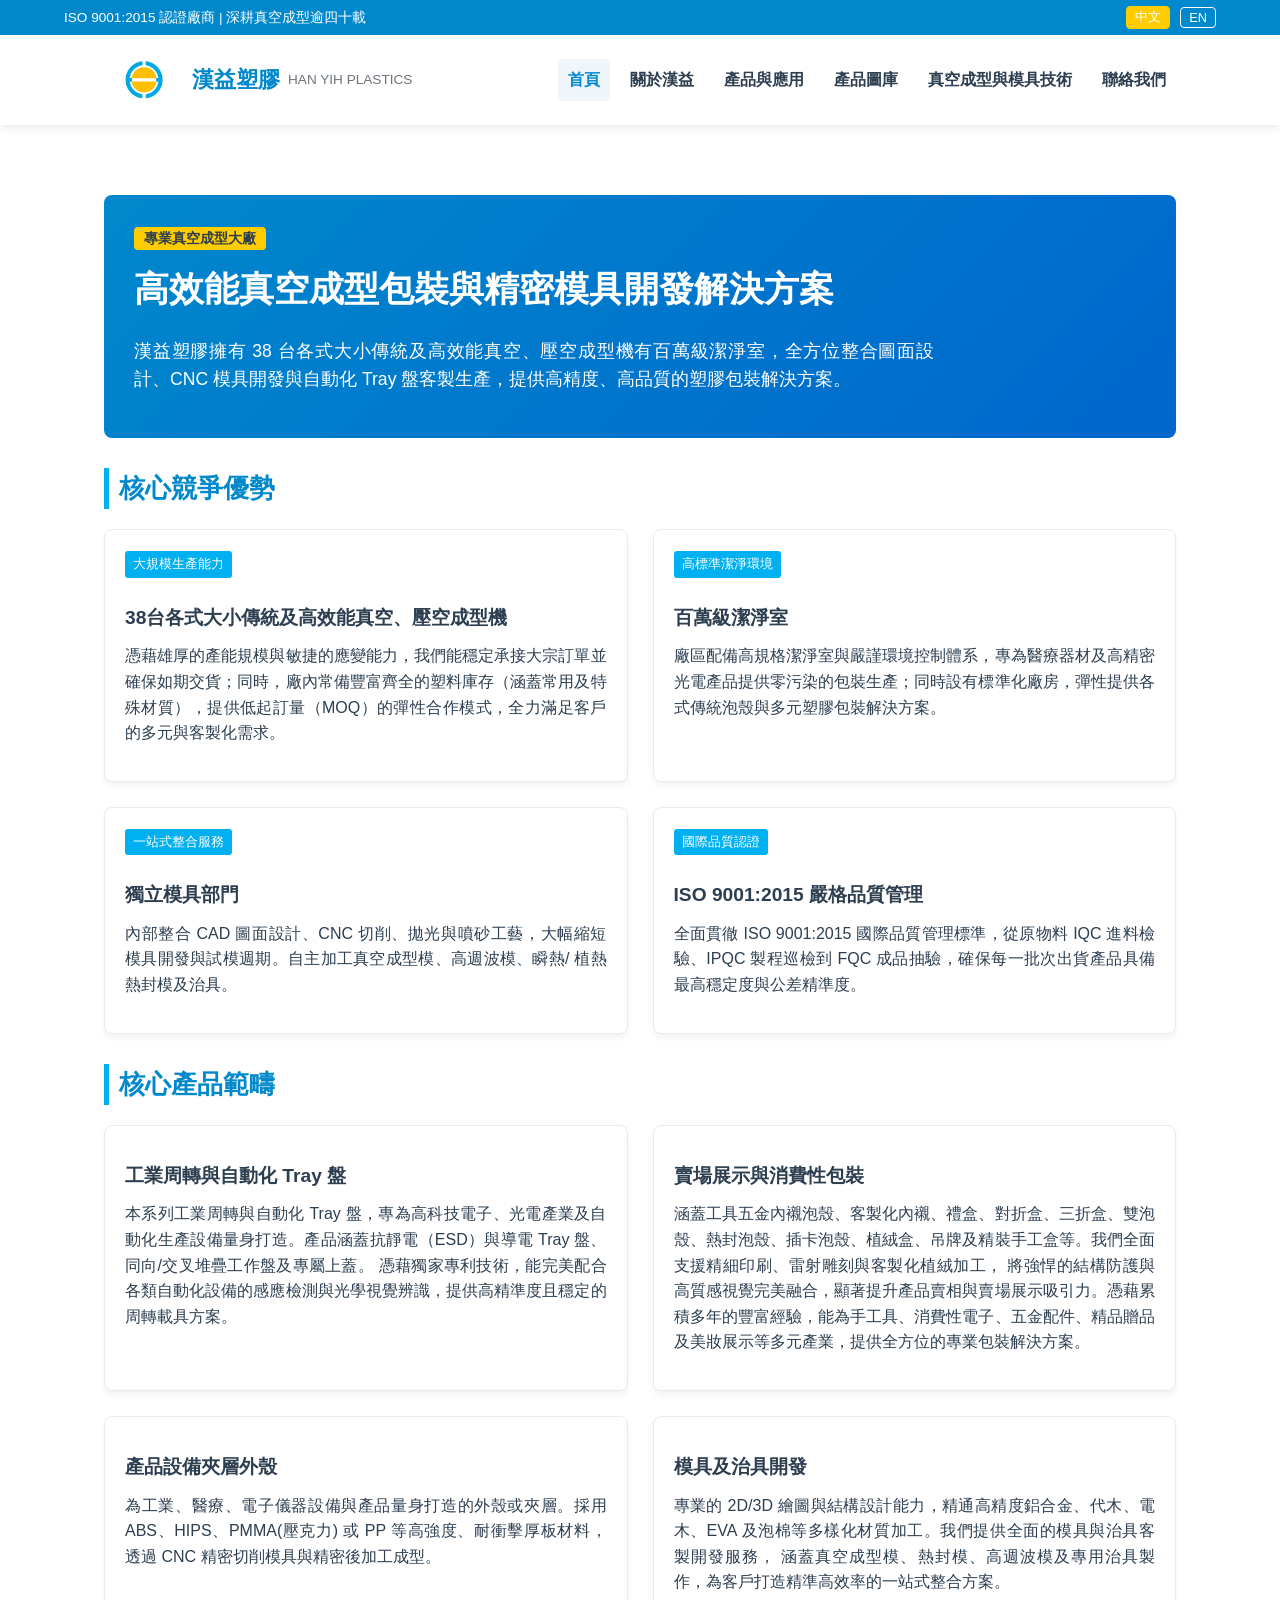
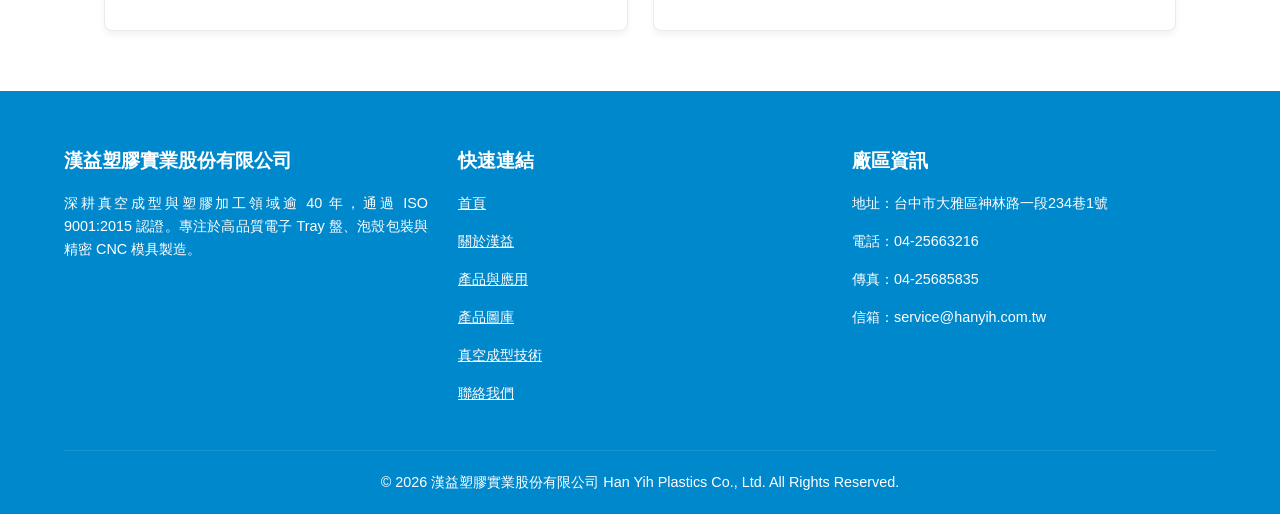
<file: index.html>
<!DOCTYPE html>
<html lang="zh-TW">
<head>
  <meta charset="UTF-8">
  <meta name="viewport" content="width=device-width, initial-scale=1.0">
  <meta name="robots" content="index, follow">
  <meta name="theme-color" content="#003366">

  <!-- SEO Meta Tags -->
  <title>漢益塑膠 | 真空成型盒、抗靜電Tray盤與CNC模具開發 (ISO 9001認證)</title>
  <meta name="description" content="漢益塑膠深耕真空成型逾40年，擁有38台真空成型機、壓空成型機與百萬級潔淨室。專營抗靜電Tray盤、電子包裝、雙泡殼、插卡泡殼、醫療食品盒及CNC鋁模設計製造，提供一站式專業製造服務。">
  <meta name="keywords" content="漢益塑膠, 真空成型,吸塑, 泡殼, 抗靜電Tray盤, 導電Tray, 電子Tray, 台中真空成型 , Tray , Blister , Clamshell , 專業 , CNC模具, 潔淨室, ISO 9001">
  <meta name="author" content="漢益塑膠實業股份有限公司">
  <link rel="canonical" href="https://hanyih.com.tw/">

  <!-- Open Graph / Facebook / Social SEO -->
  <meta property="og:type" content="website">
  <meta property="og:title" content="漢益塑膠 | 專業真空成型與抗靜電Tray盤製造大廠">
  <meta property="og:description" content="40年真空成型經驗，配備38台成型機與百萬級潔淨室，通過ISO 9001認證，提供客製化Tray盤與泡殼包裝解決方案。">
  <meta property="og:url" content="https://hanyih.com.tw/">
  <meta property="og:site_name" content="漢益塑膠實業股份有限公司">
  <meta property="og:image" content="https://hanyih.com.tw/hanyih.jpg">

  <!-- Twitter Card SEO -->
  <meta name="twitter:card" content="summary_large_image">
  <meta name="twitter:title" content="漢益塑膠 | 專業真空成型與抗靜電Tray盤製造大廠">
  <meta name="twitter:description" content="40年真空成型經驗，配備38台成型機與百萬級潔淨室，通過ISO 9001認證，提供客製化Tray盤與泡殼包裝解決方案。">
  <meta name="twitter:image" content="https://hanyih.com.tw/hanyih.jpg">

  <!-- Schema.org (JSON-LD) 保留首頁即可 -->
  <script type="application/ld+json">
  {
    "@context": "https://schema.org",
    "@graph": [
      {
        "@type": "ManufacturingBusiness",
        "@id": "https://hanyih.com.tw/#organization",
        "name": "漢益塑膠實業股份有限公司",
        "alternateName": "Han Yih Plastics Co., Ltd.",
        "url": "https://hanyih.com.tw/",
        "logo": "https://hanyih.com.tw/HY3.png",
        "image": "https://hanyih.com.tw/hanyih.jpg",
        "telephone": "+886-4-25663216",
        "faxNumber": "+886-4-25685835",
        "email": "service@hanyih.com.tw",
        "priceRange": "$$",
        "address": {
          "@type": "PostalAddress",
          "streetAddress": "神林路一段234巷1號",
          "addressLocality": "大雅區",
          "addressRegion": "台中市",
          "postalCode": "428",
          "addressCountry": "TW"
        },
        "geo": {
          "@type": "GeoCoordinates",
          "latitude": "24.236753589183078",
          "longitude": "120.65590158064201"
        },
        "openingHoursSpecification": {
          "@type": "OpeningHoursSpecification",
          "dayOfWeek": ["Monday", "Tuesday", "Wednesday", "Thursday", "Friday"],
          "opens": "08:00",
          "closes": "17:00"
        },
        "hasCredential": "ISO 9001:2015 品質管理系統認證"
      },
      {
        "@type": "WebSite",
        "@id": "https://hanyih.com.tw/#website",
        "url": "https://hanyih.com.tw/",
        "name": "漢益塑膠 | 專業真空成型、抗靜電Tray盤與精密模具廠",
        "publisher": { "@id": "https://hanyih.com.tw/#organization" }
      },
	  {
		  "@type": "FAQPage",
		  "mainEntity": [
			{
			  "@type": "Question",
			  "name": "漢益塑膠擁有多少年的真空成型與包裝經驗？",
			  "acceptedAnswer": {
				"@type": "Answer",
				"text": "漢益塑膠深耕真空成型與塑膠加工領域逾 40 年，通過 ISO 9001:2015 認證，配備 38 台成型機與百萬級潔淨室，提供從模具開發到量產的一站式服務。"
			  }
			},
			{
			  "@type": "Question",
			  "name": "漢益塑膠能否配合自動化產線需求？",
			  "acceptedAnswer": {
				"@type": "Answer",
				"text": "可以。我們專為高科技電子及自動化設備量身打造同向堆疊與精密定位的 Tray 盤，完美配合自動化手臂與光學視覺辨識系統。"
			  }
			}
		  ]
		}
    ]
  }
  </script>
  <!-- CSS Styles -->
  <link rel="stylesheet" href="style.css">

</head>
<body class="lang-zh">

  <!-- Header / Navigation -->
  <header id="site-header"></header>
  

  <!-- Main Content Container -->
  <main>
    <!-- 1. 首頁 (Home) -->
    <section id="home" class="page-section active">
      <div class="cta-box" style="text-align: left; background: linear-gradient(135deg, #0088cc, #0066cc);">
		<span style="background:var(--accent); color: var(--text-dark); padding:4px 10px; border-radius:4px; font-size:0.85rem; font-weight: bold;">
		  <span class="lang-zh">專業真空成型大廠</span><span class="lang-en">Leading Thermoforming Manufacturer</span>
		</span>
        <h1 style="color:#fff; border:none; margin:10px 0;">
          <span class="lang-zh">高效能真空成型包裝與精密模具開發解決方案</span>
          <span class="lang-en">High-Performance Thermoforming Packaging & Precision Mold Solutions</span>
        </h1>
        <p style="font-size:1.1rem; max-width:800px;">
          <span class="lang-zh">漢益塑膠擁有 38 台各式大小傳統及高效能真空、壓空成型機有百萬級潔淨室，全方位整合圖面設計、CNC 模具開發與自動化 Tray 盤客製生產，提供高精度、高品質的塑膠包裝解決方案。</span>
          <span class="lang-en">Equipped with 38 conventional and high-performance vacuum and pressure forming machines of various sizes, along with a cleanroom facility
		  , Han Yih Plastic provides fully integrated services—from drawing design and CNC mold development to custom automated tray manufacturing—delivering high-precision, high-quality plastic packaging solutions.</span>
        </p>
      </div>
      <h2>
        <span class="lang-zh">核心競爭優勢</span><span class="lang-en">Core Advantages</span>
      </h2>
      <div class="grid-2">
        <div class="card">
          <div class="card-badge">
            <span class="lang-zh">大規模生產能力</span><span class="lang-en">Mass Production Capacity</span>
          </div>
          <h3>
            <span class="lang-zh">38台各式大小傳統及高效能真空、壓空成型機</span><span class="lang-en">38 conventional and high-performance vacuum and pressure forming machines</span>
          </h3>
          <p>
            <span class="lang-zh">憑藉雄厚的產能規模與敏捷的應變能力，我們能穩定承接大宗訂單並確保如期交貨；同時，廠內常備豐富齊全的塑料庫存（涵蓋常用及特殊材質），提供低起訂量（MOQ）的彈性合作模式，全力滿足客戶的多元與客製化需求。</span>
            <span class="lang-en">Powered by scalable capacity and rapid responsiveness, we ensure reliable large-order fulfillment and on-time delivery.
			Backed by a comprehensive inventory of standard and specialty raw materials, we support flexible low MOQs to meet all your tailored packaging needs.</span>
          </p>
        </div>
        <div class="card">
          <div class="card-badge">
            <span class="lang-zh">高標準潔淨環境</span><span class="lang-en">Cleanroom Standard</span>
          </div>
          <h3>
            <span class="lang-zh">百萬級潔淨室</span><span class="lang-en">Class 1,000,000 Cleanroom</span>
          </h3>
          <p>
            <span class="lang-zh">廠區配備高規格潔淨室與嚴謹環境控制體系，專為醫療器材及高精密光電產品提供零污染的包裝生產；同時設有標準化廠房，彈性提供各式傳統泡殼與多元塑膠包裝解決方案。</span>
            <span class="lang-en">Equipped with a high-specification cleanroom and strict environmental monitoring systems
			, we deliver zero-contamination packaging solutions tailored for medical devices and high-precision optoelectronics. Additionally
			, our standard manufacturing facility provides versatile conventional blister packaging solutions to meet diverse industry needs.</span>
          </p>
        </div>
        <div class="card">
          <div class="card-badge">
            <span class="lang-zh">一站式整合服務</span><span class="lang-en">One-Stop Solution</span>
          </div>
          <h3>
            <span class="lang-zh">獨立模具部門</span><span class="lang-en">In-House Tooling Department</span>
          </h3>
          <p>
            <span class="lang-zh">內部整合 CAD 圖面設計、CNC 切削、拋光與噴砂工藝，大幅縮短模具開發與試模週期。自主加工真空成型模、高週波模、瞬熱/ 植熱熱封模及治具。</span>
            <span class="lang-en">Integrating CAD design, CNC machining, polishing, and sandblasting. In-house fabrication of thermoforming molds, high-frequency molds, heat-sealing molds, and fixtures to shorten development lead times.</span>
          </p>
        </div>
        <div class="card">
          <div class="card-badge">
            <span class="lang-zh">國際品質認證</span><span class="lang-en">Certified Quality</span>
          </div>
          <h3>
            <span class="lang-zh">ISO 9001:2015 嚴格品質管理</span><span class="lang-en">ISO 9001:2015 Quality Management System</span>
          </h3>
          <p>
            <span class="lang-zh">全面貫徹 ISO 9001:2015 國際品質管理標準，從原物料 IQC 進料檢驗、IPQC 製程巡檢到 FQC 成品抽驗，確保每一批次出貨產品具備最高穩定度與公差精準度。</span>
            <span class="lang-en"> Full compliance with ISO 9001:2015 quality control systems. Rigorous raw material inspection, process monitoring, and final QA ensure superior dimension precision.</span>
          </p>
        </div>
      </div>

      <h2>
        <span class="lang-zh">核心產品範疇</span><span class="lang-en">Core Product Line</span>
      </h2>
      <div class="grid-2">
        <div class="card">
          <h3>
            <span class="lang-zh">工業周轉與自動化 Tray 盤</span><span class="lang-en">Industrial Transport & Automation Trays</span>
          </h3>
          <p>
            <span class="lang-zh">本系列工業周轉與自動化 Tray 盤，專為高科技電子、光電產業及自動化生產設備量身打造。產品涵蓋抗靜電（ESD）與導電 Tray 盤、同向/交叉堆疊工作盤及專屬上蓋。
			憑藉獨家專利技術，能完美配合各類自動化設備的感應檢測與光學視覺辨識，提供高精準度且穩定的周轉載具方案。</span>
            <span class="lang-en">Our industrial transport and automation trays offer complete handling solutions for advanced electronics, optoelectronics
			, and automated manufacturing. Available in anti-static (ESD) and conductive materials
			, our cross/oriented stackable trays and top covers feature patented technologies that ensure multi-angle compatibility with automated sensing 
			and optical inspection equipment—enhancing overall automation efficiency.</span>
          </p>
        </div>
        <div class="card">
          <h3>
            <span class="lang-zh">賣場展示與消費性包裝</span><span class="lang-en">Retail Display & Consumer Packaging</span>
          </h3>
          <p>
            <span class="lang-zh">涵蓋工具五金內襯泡殼、客製化內襯、禮盒、對折盒、三折盒、雙泡殼、熱封泡殼、插卡泡殼、植絨盒、吊牌及精裝手工盒等。我們全面支援精細印刷、雷射雕刻與客製化植絨加工，
			將強悍的結構防護與高質感視覺完美融合，顯著提升產品賣相與賣場展示吸引力。憑藉累積多年的豐富經驗，能為手工具、消費性電子、五金配件、精品贈品及美妝展示等多元產業，提供全方位的專業包裝解決方案。</span>
            <span class="lang-en">Hardware tool blister inserts, custom product liners, gift boxes, clamshells, tri-fold boxes, double blisters, heat-seal blisters, slide-card blisters
			, flocked boxes, hang tags, and rigid setup boxes. Supporting high-precision printing, laser engraving, and custom flocking treatments
			, we seamlessly blend robust structural protection with premium aesthetic appeal to maximize shelf impact and retail visibility.
			Backed by extensive industry expertise, we deliver end-to-end packaging services across hand tools, consumer electronics, hardware, premium gifts, and cosmetic retail displays. </span>
          </p>
        </div>

        <div class="card">
          <h3>
            <span class="lang-zh">產品設備夾層外殼</span><span class="lang-en">Product & Equipment Interlayer /Housings</span>
          </h3>
          <p>
            <span class="lang-zh"> 為工業、醫療、電子儀器設備與產品量身打造的外殼或夾層。採用 ABS、HIPS、PMMA(壓克力) 或 PP 等高強度、耐衝擊厚板材料，透過 CNC 精密切削模具與精密後加工成型。</span>
            <span class="lang-en">Custom-designed housings and interlayers tailored for industrial machinery, medical devices, electronic instruments, and equipment. Manufactured using high-impact
			  , heavy-gauge sheet materials such as ABS, HIPS, PMMA (Acrylic), or PP, formed through CNC precision-milled molds and precision secondary finishing.
			</span>
          </p>
        </div>

        <div class="card">
          <h3>
            <span class="lang-zh">模具及治具開發</span><span class="lang-en">Mold & Fixture Tooling</span>
          </h3>
          <p>
            <span class="lang-zh">專業的 2D/3D 繪圖與結構設計能力，精通高精度鋁合金、代木、電木、EVA 及泡棉等多樣化材質加工。我們提供全面的模具與治具客製開發服務，
			涵蓋真空成型模、熱封模、高週波模及專用治具製作，為客戶打造精準高效率的一站式整合方案。</span>
            <span class="lang-en">Equipped with in-house 2D/3D design and structural engineering capabilities,
			delivers high-precision machining across a wide range of materials, including aluminum alloys,
			tooling board, Bakelite, EVA, and foam. We provide fully integrated tooling and fixture manufacturing—ranging from thermoforming molds, heat-seal dies,
			and high-frequency welding dies to custom processing jigs.</span>
          </p>
        </div>
      </div>
    </section>
  </main>
   <!-- Footer -->
	<div id="site-footer"></div>
<!-- 引入共用 JavaScript 檔案 -->
  <script src="script.js"></script>
</body>
</html>
</file>
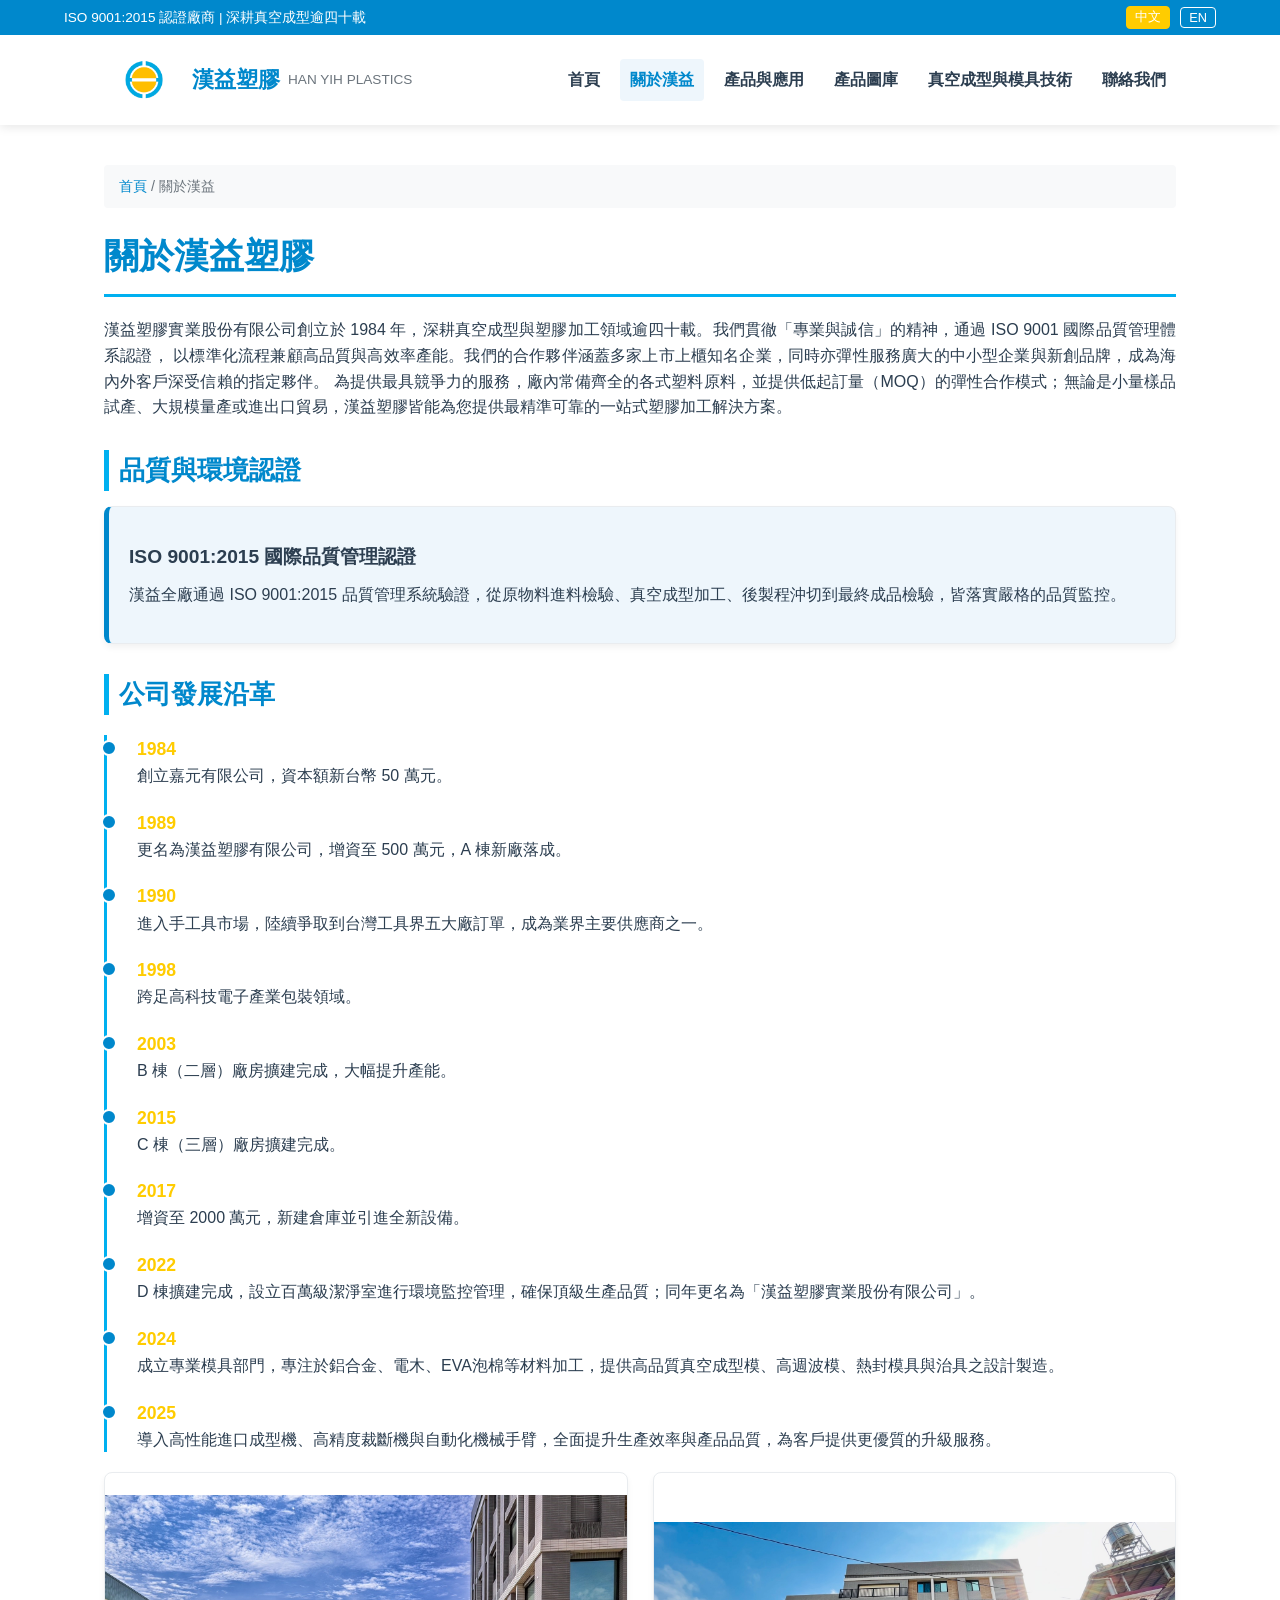
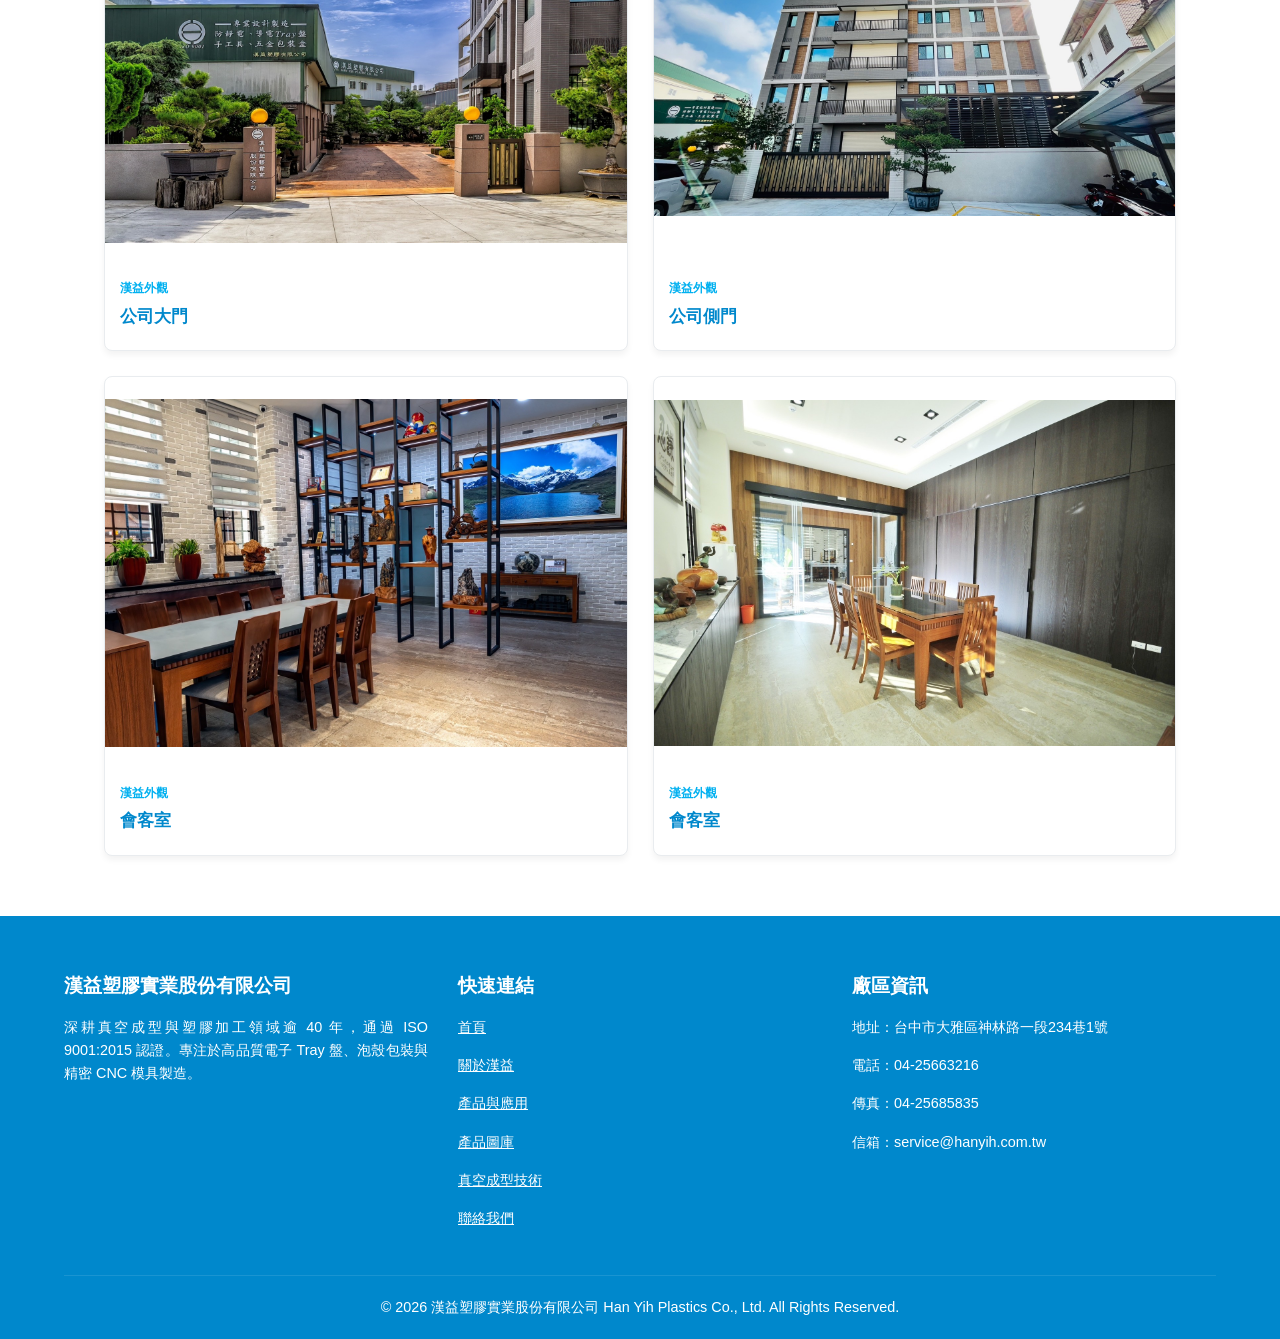
<file: about.html>
<!DOCTYPE html>
<html lang="zh-TW">
<head>
  <meta charset="UTF-8">
  <meta name="viewport" content="width=device-width, initial-scale=1.0">
  <meta name="robots" content="index, follow">
  <meta name="theme-color" content="#003366">

  <!-- SEO Meta Tags -->
  <title>關於漢益 | 漢益塑膠 - 40年真空成型與ISO 9001認證大廠</title>
  <meta name="description" content="漢益塑膠實業股份有限公司創立於1984年，深耕真空成型與塑膠加工逾40年，通過ISO 9001認證，擁有38台成型機與百萬級潔淨室，提供一站式專業製造服務。">
  <meta name="keywords" content="漢益塑膠, 沿革, ISO 9001, 真空成型廠, 潔淨室">
  <meta name="author" content="漢益塑膠實業股份有限公司">
  <link rel="canonical" href="https://hanyih.com.tw/about">

  <!-- Open Graph / Facebook / Social SEO -->
  <meta property="og:type" content="website">
  <meta property="og:title" content="關於漢益 | 漢益塑膠實業股份有限公司">
  <meta property="og:description" content="深耕真空成型與塑膠加工領域逾40年，通過ISO 9001認證，提供高品質客製化Tray盤與泡殼包裝。">
  <meta property="og:url" content="https://hanyih.com.tw/about">
  <meta property="og:site_name" content="漢益塑膠實業股份有限公司">
  <meta property="og:image" content="https://hanyih.com.tw/hanyih.jpg">

  <!-- Twitter Card SEO -->
  <meta name="twitter:card" content="summary_large_image">
  <meta name="twitter:title" content="關於漢益 | 漢益塑膠實業股份有限公司">
  <meta name="twitter:description" content="深耕真空成型與塑膠加工領域逾40年，通過ISO 9001認證，提供高品質客製化Tray盤與泡殼包裝。">
  <meta name="twitter:image" content="https://hanyih.com.tw/hanyih.jpg">
<script type="application/ld+json">
{
  "@context": "https://schema.org",
  "@graph": [
    {
      "@type": "ManufacturingBusiness",
      "@id": "https://hanyih.com.tw/#organization",
      "name": "漢益塑膠實業股份有限公司",
      "alternateName": "Han Yih Plastics Co., Ltd.",
      "url": "https://hanyih.com.tw/",
      "logo": "https://hanyih.com.tw/HY3.png",
      "image": "https://hanyih.com.tw/hanyih.jpg",
      "telephone": "+886-4-25663216",
      "faxNumber": "+886-4-25685835",
      "email": "service@hanyih.com.tw",
      "priceRange": "$$",
      "address": {
        "@type": "PostalAddress",
        "streetAddress": "神林路一段234巷1號",
        "addressLocality": "大雅區",
        "addressRegion": "台中市",
        "postalCode": "428",
        "addressCountry": "TW"
      },
      "geo": {
        "@type": "GeoCoordinates",
        "latitude": "24.236753589183078",
        "longitude": "120.65590158064201"
      },
      "openingHoursSpecification": {
        "@type": "OpeningHoursSpecification",
        "dayOfWeek": ["Monday", "Tuesday", "Wednesday", "Thursday", "Friday"],
        "opens": "08:00",
        "closes": "17:00"
      },
      "hasCredential": "ISO 9001:2015 品質管理系統認證"
    },
    {
      "@type": "WebSite",
      "@id": "https://hanyih.com.tw/#website",
      "url": "https://hanyih.com.tw/",
      "name": "漢益塑膠 | 專業真空成型、抗靜電Tray盤與精密模具廠",
      "publisher": { "@id": "https://hanyih.com.tw/#organization" }
    },
	{
	  "@type": "FAQPage",
	  "mainEntity": [
		{
		  "@type": "Question",
		  "name": "漢益塑膠有潔淨室嗎？",
		  "acceptedAnswer": {
			"@type": "Answer",
			"text": "漢益塑膠於 2022 年設立百萬級潔淨室進行環境監控管理，確保頂級生產品質。"
		  }
		},
		{
		  "@type": "Question",
		  "name": "漢益塑膠具備哪些品質認證？",
		  "acceptedAnswer": {
			"@type": "Answer",
			"text": "全廠通過 ISO 9001:2015 國際品質管理系統認證，從原物料進料檢驗到成品出貨皆落實嚴格的品質監控。"
		  }
		}
	  ]
	}
  ]
}
</script>
  <!-- CSS Styles -->
  <link rel="stylesheet" href="style.css">
</head>
<body class="lang-zh">
  <!-- Header / Navigation -->
  <header id="site-header"></header>

  <!-- Main Content Container -->
  <main>

    <!-- 2. 關於漢益 (About Us) -->
    <section id="about" class="page-section active">
      <div class="breadcrumb">
        <a href="index.html"><span class="lang-zh">首頁</span><span class="lang-en">Home</span></a> / 
        <span class="lang-zh">關於漢益</span><span class="lang-en">About Us</span>
      </div>
      <h1>
        <span class="lang-zh">關於漢益塑膠</span><span class="lang-en">About Han Yih Plastics</span>
      </h1>
      <p>
        <span class="lang-zh">漢益塑膠實業股份有限公司創立於 1984 年，深耕真空成型與塑膠加工領域逾四十載。我們貫徹「專業與誠信」的精神，通過 ISO 9001 國際品質管理體系認證，
		以標準化流程兼顧高品質與高效率產能。我們的合作夥伴涵蓋多家上市上櫃知名企業，同時亦彈性服務廣大的中小型企業與新創品牌，成為海內外客戶深受信賴的指定夥伴。
		為提供最具競爭力的服務，廠內常備齊全的各式塑料原料，並提供低起訂量（MOQ）的彈性合作模式；無論是小量樣品試產、大規模量產或進出口貿易，漢益塑膠皆能為您提供最精準可靠的一站式塑膠加工解決方案。   </span>
        <span class="lang-en">Founded in 1984, Han Yih Plastic Co., Ltd. brings over four decades of expertise to vacuum forming and custom plastic processing.
		Upholding our core principles of "Professionalism and Integrity", we are ISO 9001 certified and utilize standardized workflows to achieve high quality and efficient capacity. 
		Our clientele spans publicly listed corporations as well as agile small-to-medium enterprises and startups, making us a trusted partner both domestically and globally. 
		To deliver maximum competitive value, we maintain a comprehensive raw material inventory and support flexible low Minimum Order Quantities (MOQ). 
		Whether for small-batch trial runs, high-volume mass production, or international trade, Han Yih Plastic delivers the most reliable end-to-end custom plastic processing solutions.   </span>
      </p>
      
      <h2>
        <span class="lang-zh">品質與環境認證</span><span class="lang-en">Quality & Certification</span>
      </h2>
      <div class="card" style="background:#eef6fc; border-left:5px solid var(--primary);">
        <h3>
          <span class="lang-zh">ISO 9001:2015 國際品質管理認證</span><span class="lang-en">ISO 9001:2015 Quality Management System Certification</span>
        </h3>
        <p>
          <span class="lang-zh">漢益全廠通過 ISO 9001:2015 品質管理系統驗證，從原物料進料檢驗、真空成型加工、後製程沖切到最終成品檢驗，皆落實嚴格的品質監控。</span>
          <span class="lang-en">Han Yih is fully certified under ISO 9001:2015. Strict quality inspection is executed at every stage, from incoming raw material verification and thermoforming to die-cutting and final package delivery.</span>
        </p>
      </div>

      <h2>
        <span class="lang-zh">公司發展沿革</span><span class="lang-en">Company History Timeline</span>
      </h2>
      <div class="timeline">
        <div class="timeline-item">
          <div class="timeline-year">1984</div>
          <p><span class="lang-zh">創立嘉元有限公司，資本額新台幣 50 萬元。</span><span class="lang-en">Established Jiayuan Co., Ltd. with a capital of NT$ 500,000.</span></p>
        </div>
        <div class="timeline-item">
          <div class="timeline-year">1989</div>
          <p><span class="lang-zh">更名為漢益塑膠有限公司，增資至 500 萬元，A 棟新廠落成。</span><span class="lang-en">Renamed to Han Yih Plastics Co., Ltd., increased capital to 5 Million NTD, and completed Building A plant.</span></p>
        </div>
        <div class="timeline-item">
          <div class="timeline-year">1990</div>
          <p><span class="lang-zh">進入手工具市場，陸續爭取到台灣工具界五大廠訂單，成為業界主要供應商之一。</span><span class="lang-en">Entered the hand tool packaging market and became a key supplier to Taiwan's top hand tool manufacturers.</span></p>
        </div>
        <div class="timeline-item">
          <div class="timeline-year">1998</div>
          <p><span class="lang-zh">跨足高科技電子產業包裝領域。</span><span class="lang-en">Expanded business into high-tech electronic component packaging.</span></p>
        </div>
        <div class="timeline-item">
          <div class="timeline-year">2003</div>
          <p><span class="lang-zh">B 棟（二層）廠房擴建完成，大幅提升產能。</span><span class="lang-en">Completed Building B expansion to significantly boost production capacity.</span></p>
        </div>
        <div class="timeline-item">
          <div class="timeline-year">2015</div>
          <p><span class="lang-zh">C 棟（三層）廠房擴建完成。</span><span class="lang-en">Completed 3-story Building C expansion.</span></p>
        </div>
        <div class="timeline-item">
          <div class="timeline-year">2017</div>
          <p><span class="lang-zh">增資至 2000 萬元，新建倉庫並引進全新設備。</span><span class="lang-en">Capital increased to 20 Million NTD; built a new warehouse and upgraded machinery.</span></p>
        </div>
        <div class="timeline-item">
          <div class="timeline-year">2022</div>
          <p><span class="lang-zh">D 棟擴建完成，設立百萬級潔淨室進行環境監控管理，確保頂級生產品質；同年更名為「漢益塑膠實業股份有限公司」。</span>
		  <span class="lang-en">Completed Building D expansion and built a Class 1,000,000 cleanroom for high-precision manufacturing.</span></p>
        </div>
        <div class="timeline-item">
          <div class="timeline-year">2024</div>
          <p><span class="lang-zh">成立專業模具部門，專注於鋁合金、電木、EVA泡棉等材料加工，提供高品質真空成型模、高週波模、熱封模具與治具之設計製造。</span>
		  <span class="lang-en">Established a specialized tooling department focusing on the processing of materials such as aluminum alloy, Bakelite, and EVA foam, providing high-quality design and manufacturing for vacuum forming molds, high-frequency dies, heat sealing molds, and fixtures.</span></p>
        </div>
        <div class="timeline-item">
          <div class="timeline-year">2025</div>
          <p><span class="lang-zh">導入高性能進口成型機、高精度裁斷機與自動化機械手臂，全面提升生產效率與產品品質，為客戶提供更優質的升級服務。</span>
		  <span class="lang-en"> Integrating high-performance imported thermoforming machines, high-precision die-cutting systems, and robotic automation to elevate production efficiency and quality, delivering superior upgraded solutions to our clients.</span></p>
        </div>
      </div>
	  <div class="grid-2">
		   <div class="gallery-card" data-category="blister">
			  <a href="hanyih.jpg" target="_blank">
				<div class="gallery-img-wrapper">
				  <img src="hanyih.jpg" alt="漢益外觀 / hanyih exterior" loading="lazy" decoding="async">
				</div>
				<div class="gallery-info">
				  <span class="gallery-category-tag">
					<span class="lang-zh">漢益外觀</span><span class="lang-en">hanyih exterior</span>
				  </span>
				  <div class="gallery-title">
					<span class="lang-zh">公司大門</span><span class="lang-en">Company gate</span>
				  </div>
				</div>
			  </a>
			</div>
		   <div class="gallery-card" data-category="blister">
			  <a href="hanyih2.jpg" target="_blank">
				<div class="gallery-img-wrapper">
				  <img src="hanyih2.jpg" alt="漢益外觀 / hanyih exterior" loading="lazy" decoding="async">
				</div>
				<div class="gallery-info">
				  <span class="gallery-category-tag">
					<span class="lang-zh">漢益外觀</span><span class="lang-en">hanyih exterior</span>
				  </span>
				  <div class="gallery-title">
					<span class="lang-zh">公司側門</span><span class="lang-en">Company side door</span>
				  </div>
				</div>
			  </a>
			</div>
		   <div class="gallery-card" data-category="blister">
			  <a href="meeting room.jpg" target="_blank">
				<div class="gallery-img-wrapper">
				  <img src="meeting room.jpg" alt="漢益外觀 / hanyih exterior" loading="lazy" decoding="async">
				</div>
				<div class="gallery-info">
				  <span class="gallery-category-tag">
					<span class="lang-zh">漢益外觀</span><span class="lang-en">hanyih exterior</span>
				  </span>
				  <div class="gallery-title">
					<span class="lang-zh">會客室</span><span class="lang-en">meeting room</span>
				  </div>
				</div>
			  </a>
			</div>
		   <div class="gallery-card" data-category="blister">
			  <a href="meeting room2.jpg" target="_blank">
				<div class="gallery-img-wrapper">
				  <img src="meeting room2.jpg" alt="漢益外觀 / hanyih exterior" loading="lazy" decoding="async">
				</div>
				<div class="gallery-info">
				  <span class="gallery-category-tag">
					<span class="lang-zh">漢益外觀</span><span class="lang-en">hanyih exterior</span>
				  </span>
				  <div class="gallery-title">
					<span class="lang-zh">會客室</span><span class="lang-en">meeting room</span>
				  </div>
				</div>
			  </a>
			</div>
			</div>
    </section>
  </main>
    <!-- Footer -->
	<div id="site-footer"></div>
<!-- 引入共用 JavaScript 檔案 -->
  <script src="script.js"></script>
</body>
</html>
</file>
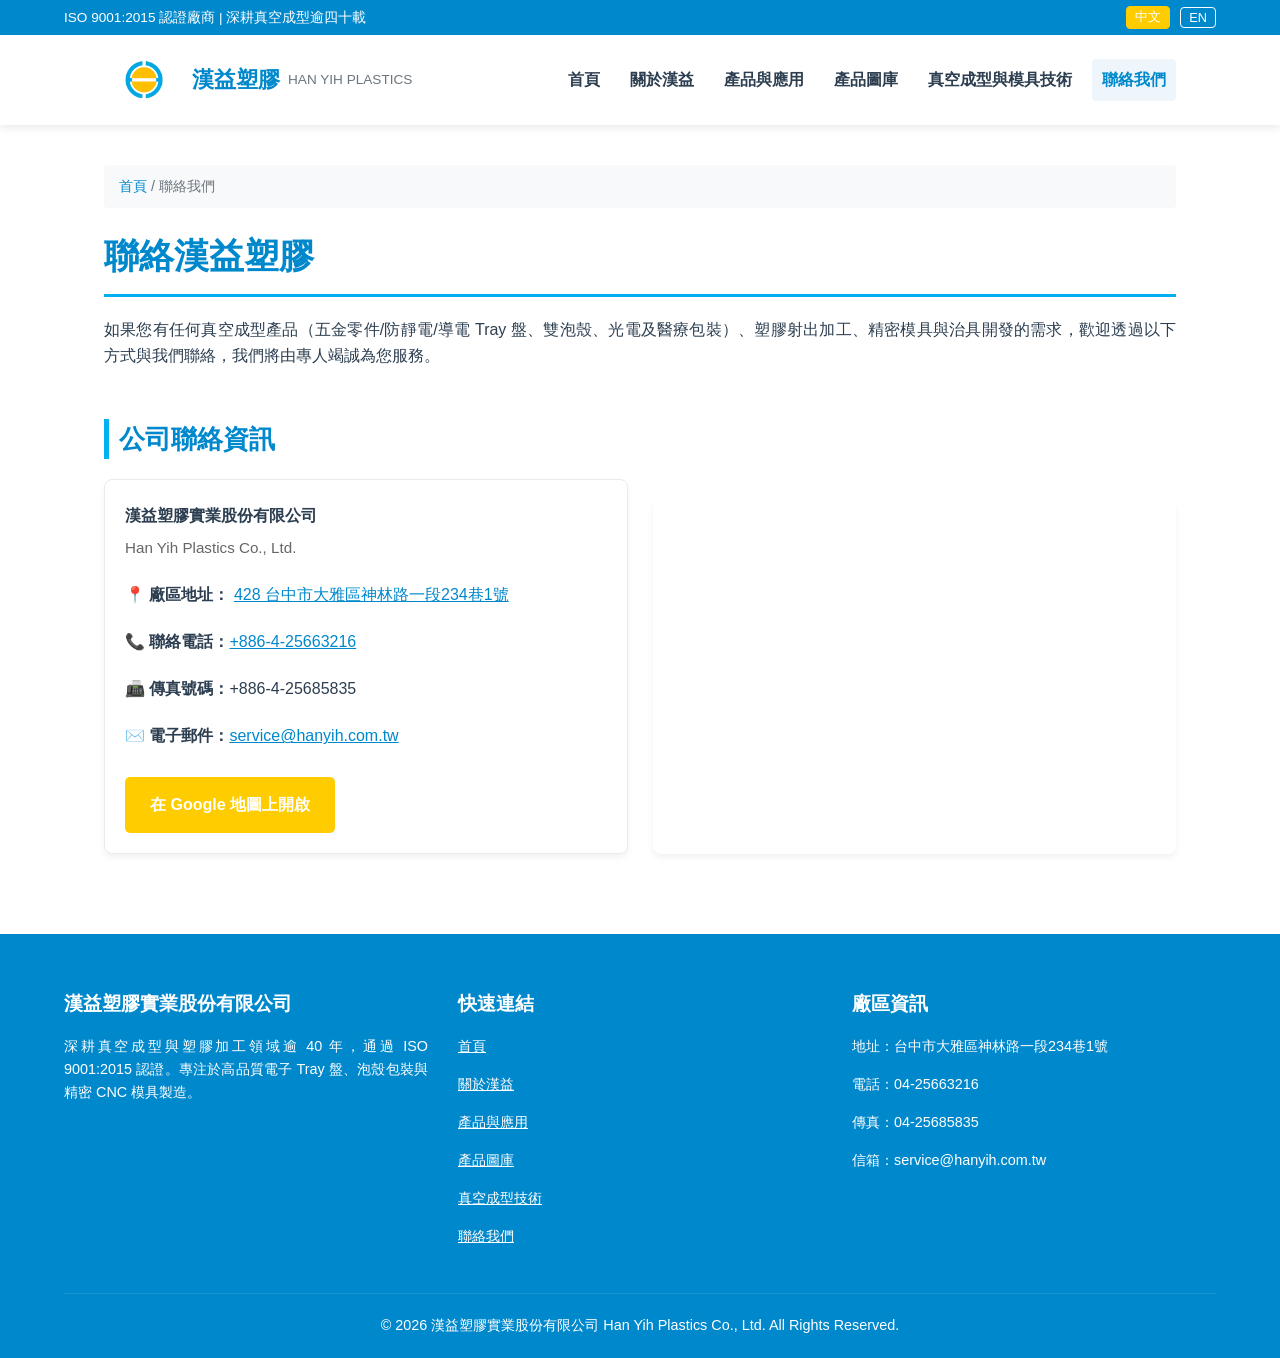
<file: contact.html>
<!DOCTYPE html>
<html lang="zh-TW">
<head>
  <meta charset="UTF-8">
  <meta name="viewport" content="width=device-width, initial-scale=1.0">
  <meta name="robots" content="index, follow">
  <meta name="theme-color" content="#003366">

  <!-- SEO Meta Tags -->
  <title>聯絡我們 | 漢益塑膠 - 廠區地址、電話與諮詢信箱</title>
  <meta name="description" content="歡迎聯繫漢益塑膠！提供真空成型、抗靜電Tray盤、泡殼與CNC模具開發諮詢，掌握台中大雅廠區地址、電話及客服信箱。">
  <meta name="keywords" content="聯絡我們, 漢益塑膠地址, 電話, 客服信箱, 台中大雅廠區, 真空成型詢價">
  <meta name="author" content="漢益塑膠實業股份有限公司">
  <link rel="canonical" href="https://hanyih.com.tw/contact">

  <!-- Open Graph / Facebook / Social SEO -->
  <meta property="og:type" content="website">
  <meta property="og:title" content="聯絡我們 | 漢益塑膠 - 廠區地址、電話與諮詢信箱">
  <meta property="og:description" content="歡迎聯繫漢益塑膠！提供真空成型、抗靜電Tray盤、泡殼與CNC模具開發諮詢，掌握台中大雅廠區地址、電話及客服信箱。">
  <meta property="og:url" content="https://hanyih.com.tw/contact">
  <meta property="og:site_name" content="漢益塑膠實業股份有限公司">
  <meta property="og:image" content="https://hanyih.com.tw/hanyih.jpg">

  <!-- Twitter Card SEO -->
  <meta name="twitter:card" content="summary_large_image">
  <meta name="twitter:title" content="聯絡我們 | 漢益塑膠 - 廠區地址、電話與諮詢信箱">
  <meta name="twitter:description" content="歡迎聯繫漢益塑膠！提供真空成型、抗靜電Tray盤、泡殼與CNC模具開發諮詢，掌握台中大雅廠區地址、電話及客服信箱。">
  <meta name="twitter:image" content="https://hanyih.com.tw/hanyih.jpg">

<script type="application/ld+json">
{
  "@context": "https://schema.org",
  "@graph": [
    {
      "@type": "ManufacturingBusiness",
      "@id": "https://hanyih.com.tw/#organization",
      "name": "漢益塑膠實業股份有限公司",
      "alternateName": "Han Yih Plastics Co., Ltd.",
      "url": "https://hanyih.com.tw/",
      "logo": "https://hanyih.com.tw/HY3.png",
      "image": "https://hanyih.com.tw/hanyih.jpg",
      "telephone": "+886-4-25663216",
      "faxNumber": "+886-4-25685835",
      "email": "service@hanyih.com.tw",
      "priceRange": "$$",
      "address": {
        "@type": "PostalAddress",
        "streetAddress": "神林路一段234巷1號",
        "addressLocality": "大雅區",
        "addressRegion": "台中市",
        "postalCode": "428",
        "addressCountry": "TW"
      },
      "geo": {
        "@type": "GeoCoordinates",
        "latitude": "24.236753589183078",
        "longitude": "120.65590158064201"
      },
      "openingHoursSpecification": {
        "@type": "OpeningHoursSpecification",
        "dayOfWeek": ["Monday", "Tuesday", "Wednesday", "Thursday", "Friday"],
        "opens": "08:00",
        "closes": "17:00"
      },
      "hasCredential": "ISO 9001:2015 品質管理系統認證"
    },
    {
      "@type": "WebSite",
      "@id": "https://hanyih.com.tw/#website",
      "url": "https://hanyih.com.tw/",
      "name": "漢益塑膠 | 專業真空成型、抗靜電Tray盤與精密模具廠",
      "publisher": { "@id": "https://hanyih.com.tw/#organization" }
    },
	{
	  "@type": "FAQPage",
	  "mainEntity": [
		{
		  "@type": "Question",
		  "name": "如何向漢益塑膠進行詢價或洽談合作？",
		  "acceptedAnswer": {
			"@type": "Answer",
			"text": "您可以透過電話（04-25663216）、傳真（04-25685835）或發送電子郵件至 service@hanyih.com.tw 與我們聯繫，我們將由專人為您服務。"
		  }
		},
		{
		  "@type": "Question",
		  "name": "漢益塑膠的廠址與營業時間為何？",
		  "acceptedAnswer": {
			"@type": "Answer",
			"text": "廠址位於台中市大雅區神林路一段234巷1號。營業時間為星期一至星期五 08:00 至 17:00。"
		  }
		}
	  ]
	}
  ]
}
</script>
  <!-- CSS Styles -->
  <link rel="stylesheet" href="style.css">
</head>
<body class="lang-zh">
  <!-- Header / Navigation -->
  <header id="site-header"></header>
  <!-- Main Content Container -->
  <main>

    <!-- 6. 聯絡我們 (Contact Us) -->
    <section id="contact" class="page-section active">
      <div class="breadcrumb">
        <a href="index.html"><span class="lang-zh">首頁</span><span class="lang-en">Home</span></a> / 
        <span class="lang-zh">聯絡我們</span><span class="lang-en">Contact Us</span>
      </div>
      <h1>
        <span class="lang-zh">聯絡漢益塑膠</span><span class="lang-en">Contact Han Yih Plastics</span>
      </h1>
      <p>
        <span class="lang-zh">如果您有任何真空成型產品（五金零件/防靜電/導電 Tray 盤、雙泡殼、光電及醫療包裝）、塑膠射出加工、精密模具與治具開發的需求，歡迎透過以下方式與我們聯絡，我們將由專人竭誠為您服務。</span>
        <span class="lang-en">For inquiries regarding thermoformed packaging (ESD trays, clamshells, blisters), plastic injection molding, or custom mold & fixture development, please feel free to reach out.</span>
      </p>

      <div class="grid-2">
        <div>
          <h2>
            <span class="lang-zh">公司聯絡資訊</span><span class="lang-en">Contact Details</span>
          </h2>
		  <div class="grid-2">
          <div class="card" style="line-height:2;">
            <p><strong>漢益塑膠實業股份有限公司 <br><span style="font-weight:normal; font-size:0.95rem; color:#666;">Han Yih Plastics Co., Ltd.</span></strong></p>
            <p>📍 <strong><span class="lang-zh">廠區地址：</span><span class="lang-en">Address: </span></strong>
			<a href="https://maps.google.com/?q=台中市大雅區神林路一段234巷1號" target="_blank" style="color:var(--primary);" >
			<span class="lang-zh">428 台中市大雅區神林路一段234巷1號</span><span class="lang-en">No. 1, Ln. 234, Sec. 1, Shenlin Rd., Daya Dist., Taichung City 428, Taiwan</span></a></p>
            <p>📞 <strong><span class="lang-zh">聯絡電話：</span><span class="lang-en">Phone: </span></strong><a href="tel:+886425663216" style="color:var(--primary); ">+886-4-25663216</a></p>
            <p>📠 <strong><span class="lang-zh">傳真號碼：</span><span class="lang-en">Fax: </span></strong>+886-4-25685835</p>
            <p>✉️ <strong><span class="lang-zh">電子郵件：</span><span class="lang-en">Email: </span></strong><a href="mailto:service@hanyih.com.tw" style="color:var(--primary);">service@hanyih.com.tw</a></p>
            <a href="https://maps.google.com/?q=台中市大雅區神林路一段234巷1號" target="_blank" class="btn" style="display:inline-block; margin-top:10px;">
              <span class="lang-zh">在 Google 地圖上開啟</span><span class="lang-en">Open in Google Maps</span>
            </a>
          </div>
          <div class="map-container">
            <iframe src="https://www.google.com/maps/embed?pb=!1m18!1m12!1m3!1d2993.8895552298504!2d120.65334797535107!3d24.236732378341607!2m3!1f0!2f0!3f0!3m2!1i1024!2i768!4f13.1!3m3!1m2!1s0x346916dcc02b733f%3A0x3f34b12417819663!2zNDI46Ie65Lit5biC5aSn6ZuF5Y2A5ZOh5p6X6YeM56We5p6X6Lev5LiA5q61MjM05be3MeiZnw!5e1!3m2!1szh-TW!2stw!4v1790003531899!5m2!1szh-TW!2stw" width="600" height="350" style="border:0;" allowfullscreen="" loading="lazy" referrerpolicy="strict-origin-when-cross-origin"></iframe>
          </div>
		  </div>
        </div>
      </div>
    </section>

  </main>
   <!-- Footer -->
	<div id="site-footer"></div>
<!-- 引入共用 JavaScript 檔案 -->
  <script src="script.js"></script>
</body>
</html>
</file>
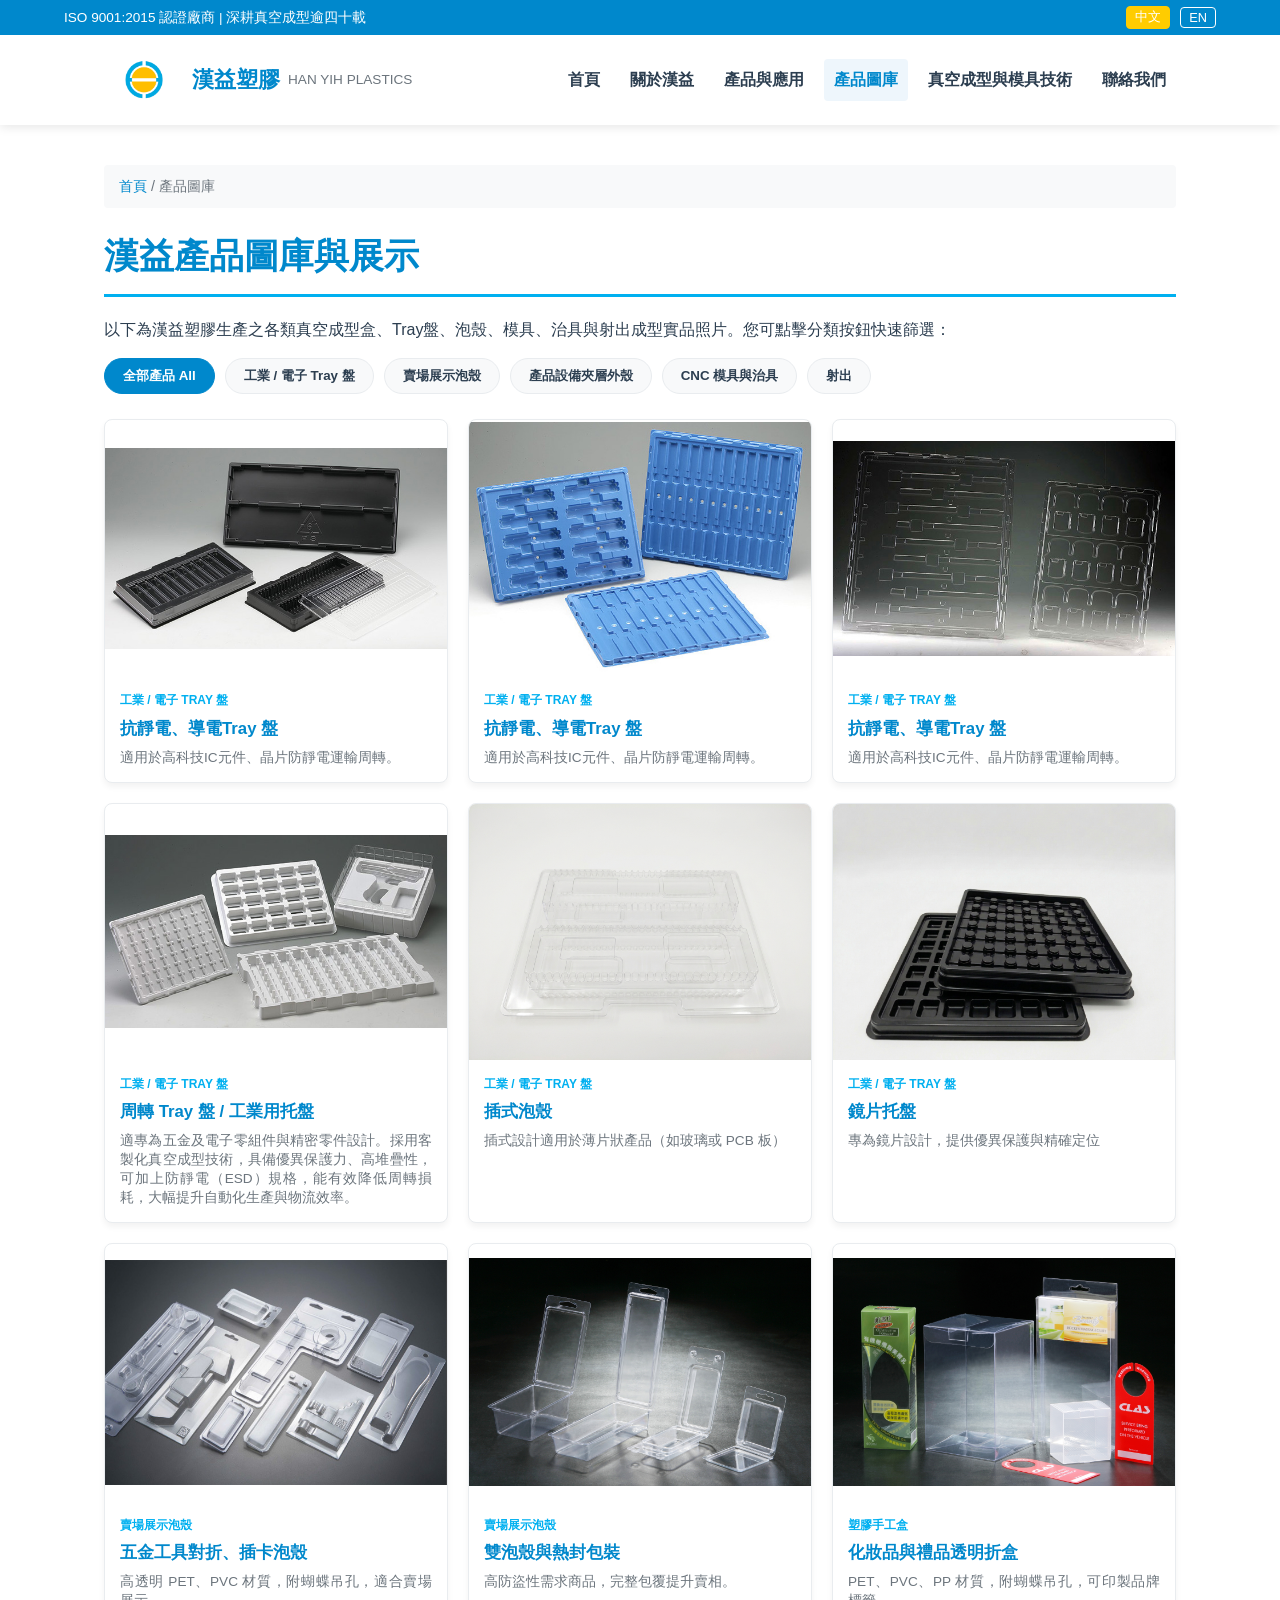
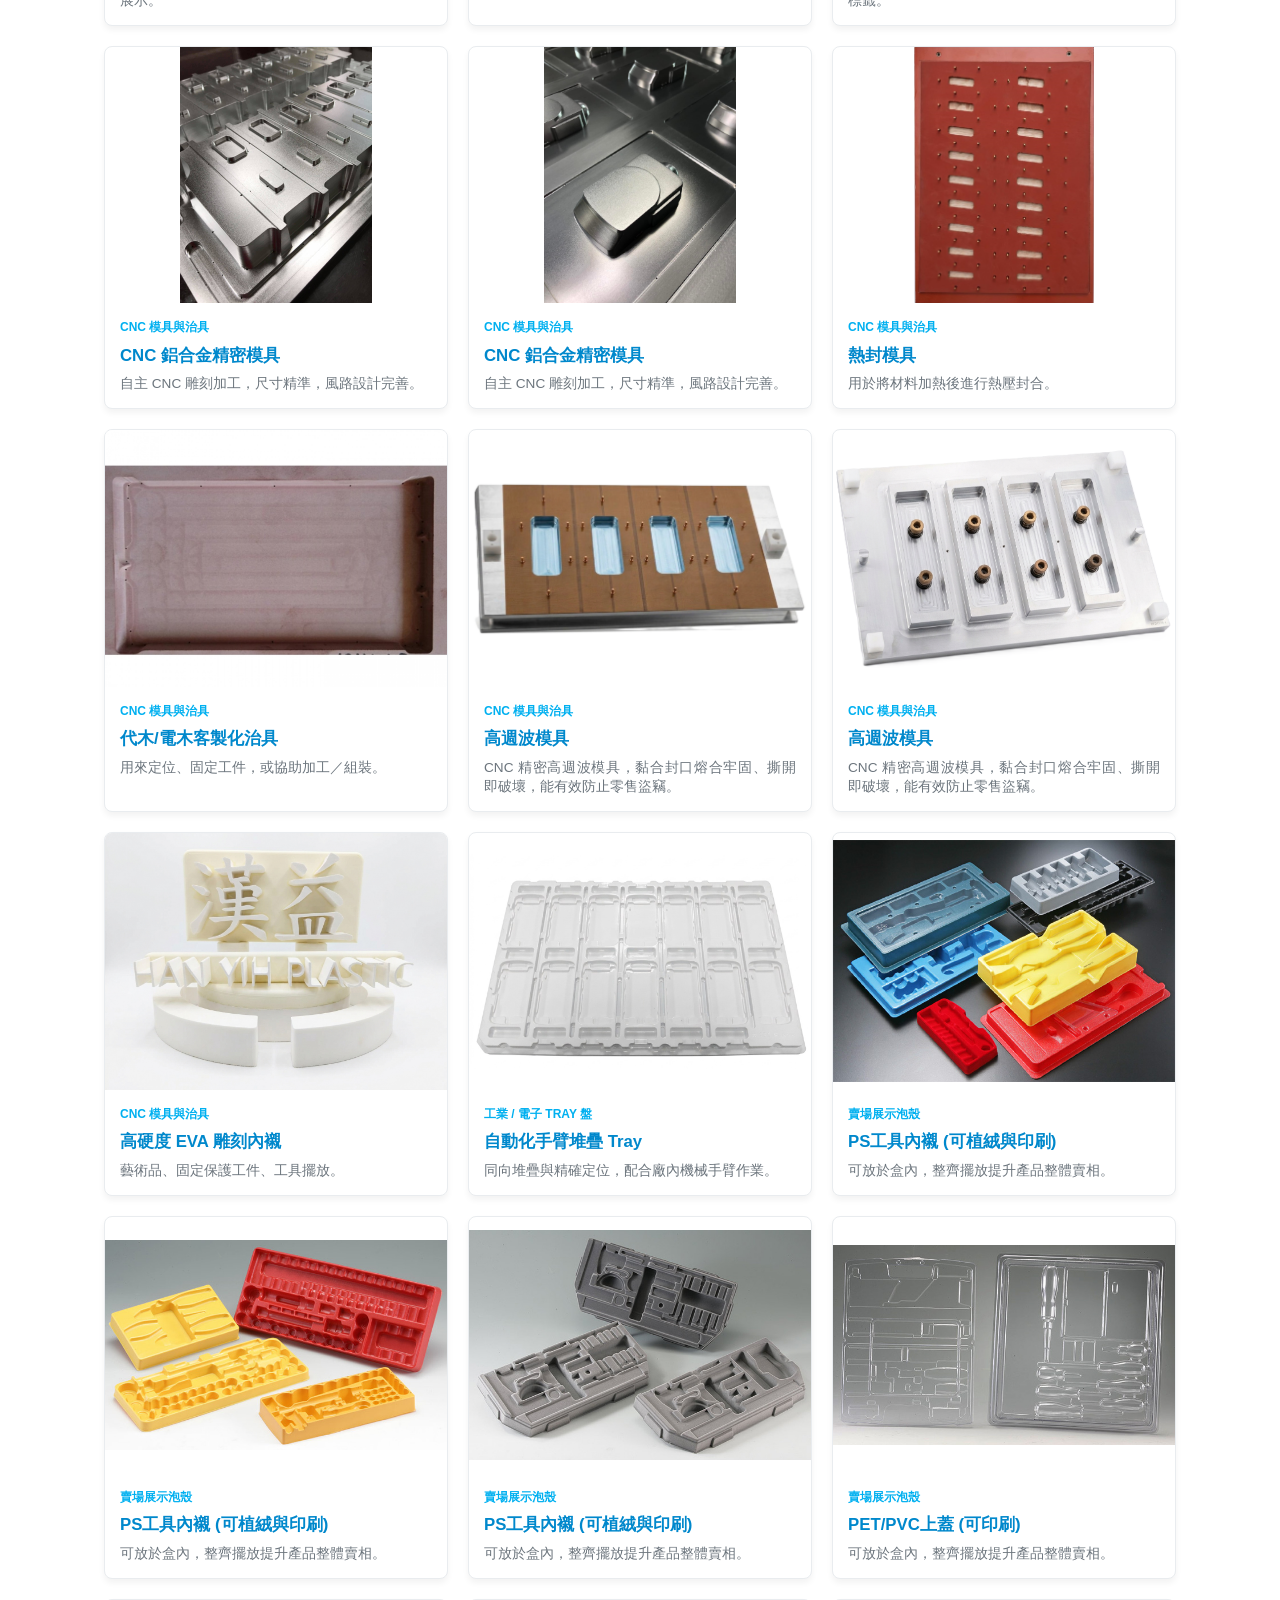
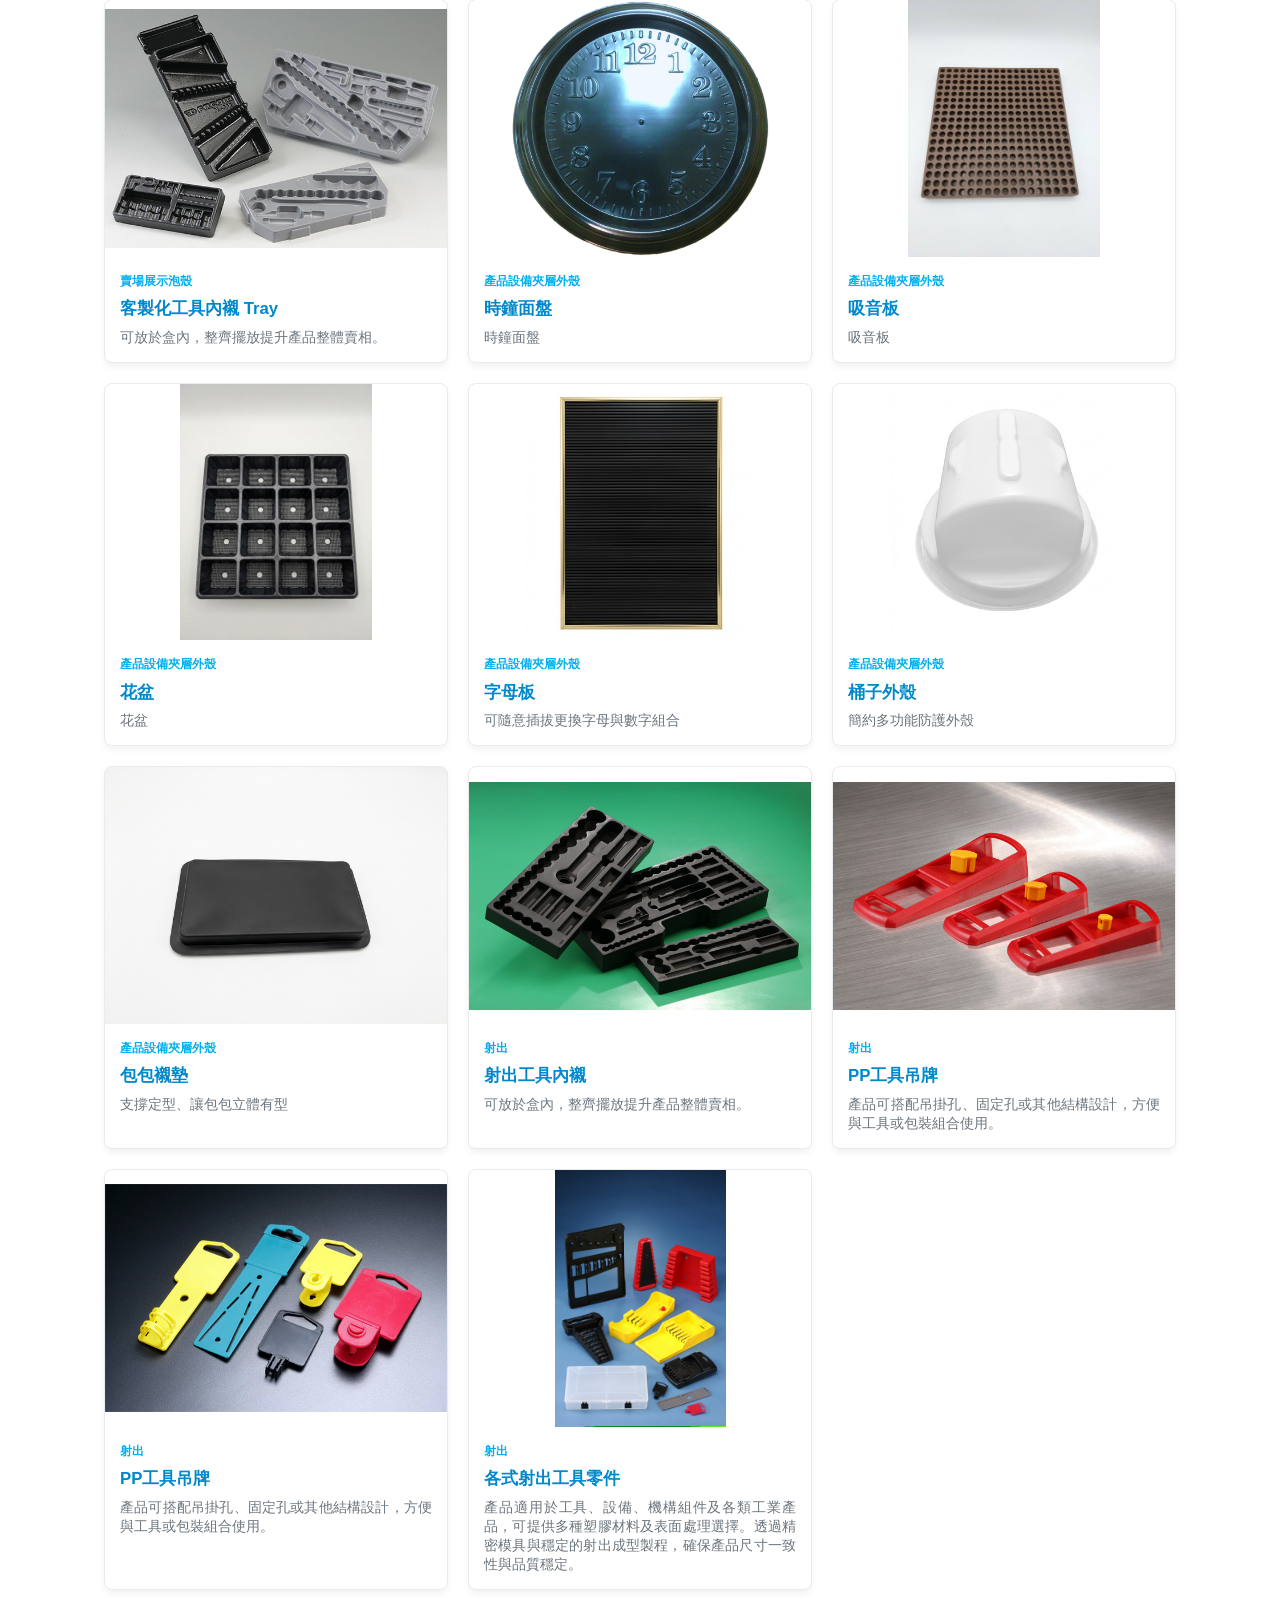
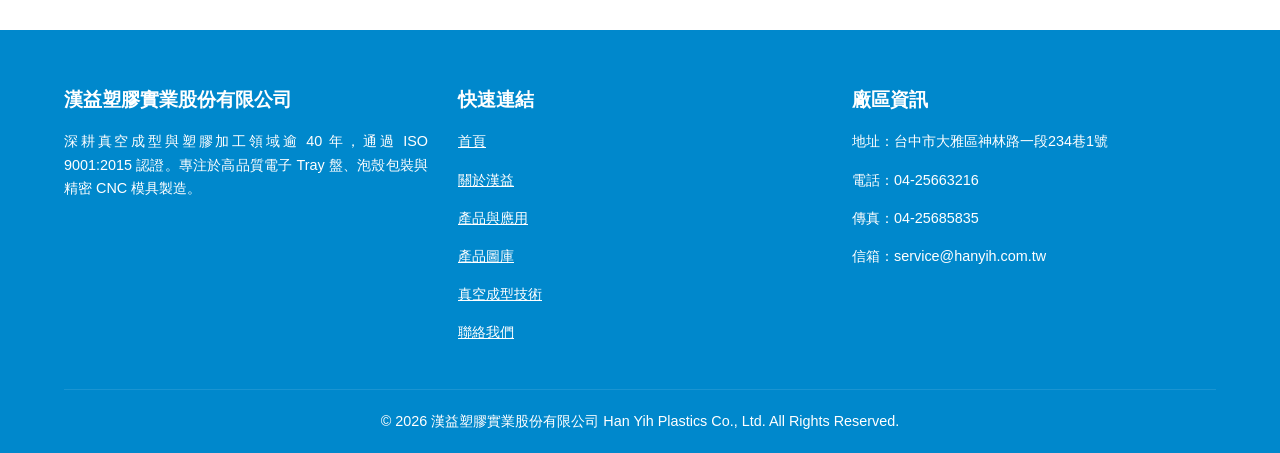
<file: gallery.html>
<!DOCTYPE html>
<html lang="zh-TW">
<head>
  <meta charset="UTF-8">
  <meta name="viewport" content="width=device-width, initial-scale=1.0">
  <meta name="robots" content="index, follow">
  <meta name="theme-color" content="#003366">

  <!-- SEO Meta Tags -->
  <title>產品圖庫 | 漢益塑膠 - 真空成型盒、Tray盤與CNC模具實品展示</title>
  <meta name="description" content="檢視漢益塑膠之抗靜電Tray盤、賣場展示泡殼、CNC鋁模、高週波模、射出零件等各類真空成型與模具實品照片。">
  <meta name="keywords" content="產品圖庫, 實品展示, Tray盤照片, 泡殼照片, CNC鋁模, 射出零件, 漢益塑膠">
  <meta name="author" content="漢益塑膠實業股份有限公司">
  <link rel="canonical" href="https://hanyih.com.tw/gallery">

  <!-- Open Graph / Facebook / Social SEO -->
  <meta property="og:type" content="website">
  <meta property="og:title" content="產品圖庫 | 漢益塑膠 - 真空成型盒、Tray盤與CNC模具實品展示">
  <meta property="og:description" content="檢視漢益塑膠之抗靜電Tray盤、賣場展示泡殼、CNC鋁模、高週波模、射出零件等各類真空成型與模具實品照片。">
  <meta property="og:url" content="https://hanyih.com.tw/gallery">
  <meta property="og:site_name" content="漢益塑膠實業股份有限公司">
  <meta property="og:image" content="https://hanyih.com.tw/Anti-Static PS Tray.jpg">

  <!-- Twitter Card SEO -->
  <meta name="twitter:card" content="summary_large_image">
  <meta name="twitter:title" content="產品圖庫 | 漢益塑膠 - 真空成型盒、Tray盤與CNC模具實品展示">
  <meta name="twitter:description" content="檢視漢益塑膠之抗靜電Tray盤、賣場展示泡殼、CNC鋁模、高週波模、射出零件等各類真空成型與模具實品照片。">
  <meta name="twitter:image" content="https://hanyih.com.tw/Anti-Static PS Tray.jpg">
<script type="application/ld+json">
{
  "@context": "https://schema.org",
  "@graph": [
    {
      "@type": "ManufacturingBusiness",
      "@id": "https://hanyih.com.tw/#organization",
      "name": "漢益塑膠實業股份有限公司",
      "alternateName": "Han Yih Plastics Co., Ltd.",
      "url": "https://hanyih.com.tw/",
      "logo": "https://hanyih.com.tw/HY3.png",
      "image": "https://hanyih.com.tw/hanyih.jpg",
      "telephone": "+886-4-25663216",
      "faxNumber": "+886-4-25685835",
      "email": "service@hanyih.com.tw",
      "priceRange": "$$",
      "address": {
        "@type": "PostalAddress",
        "streetAddress": "神林路一段234巷1號",
        "addressLocality": "大雅區",
        "addressRegion": "台中市",
        "postalCode": "428",
        "addressCountry": "TW"
      },
      "geo": {
        "@type": "GeoCoordinates",
        "latitude": "24.236753589183078",
        "longitude": "120.65590158064201"
      },
      "openingHoursSpecification": {
        "@type": "OpeningHoursSpecification",
        "dayOfWeek": ["Monday", "Tuesday", "Wednesday", "Thursday", "Friday"],
        "opens": "08:00",
        "closes": "17:00"
      },
      "hasCredential": "ISO 9001:2015 品質管理系統認證"
    },
    {
      "@type": "WebSite",
      "@id": "https://hanyih.com.tw/#website",
      "url": "https://hanyih.com.tw/",
      "name": "漢益塑膠 | 專業真空成型、抗靜電Tray盤與精密模具廠",
      "publisher": { "@id": "https://hanyih.com.tw/#organization" }
    },
	{
	  "@type": "FAQPage",
	  "mainEntity": [
		{
		  "@type": "Question",
		  "name": "圖庫中的產品是否接受完全客製化尺寸？",
		  "acceptedAnswer": {
			"@type": "Answer",
			"text": "是的，圖庫展示之 Tray 盤、泡殼與 CNC 模具皆可根據客戶提供的樣品或 2D/3D 圖面進行完全客製化設計與開模生產。"
		  }
		},
		{
		  "@type": "Question",
		  "name": "開發新產品或客製化 Tray 盤的流程為何？",
		  "acceptedAnswer": {
			"@type": "Answer",
			"text": "客戶提供需求規格或圖面後，由我們進行結構設計與評估，接著使用自製 CNC 進行鋁模切削與樣品試作，確認後即可安排量產。"
		  }
		}
	  ]
	}
  ]
}
</script>
  <!-- CSS Styles -->
  <link rel="stylesheet" href="style.css">
</head>
<body class="lang-zh">
  <!-- Header / Navigation -->
  <header id="site-header"></header>

  <!-- Main Content Container -->
  <main>

    <!-- 4. 產品圖庫區塊 (Product Gallery) -->
    <section id="gallery" class="page-section active">
      <div class="breadcrumb">
        <a href="index.html"><span class="lang-zh">首頁</span><span class="lang-en">Home</span></a> / 
        <span class="lang-zh">產品圖庫</span><span class="lang-en">Gallery</span>
      </div>
      <h1>
        <span class="lang-zh">漢益產品圖庫與展示</span><span class="lang-en">Product Gallery & Showroom</span>
      </h1>
      <p>
        <span class="lang-zh">以下為漢益塑膠生產之各類真空成型盒、Tray盤、泡殼、模具、治具與射出成型實品照片。您可點擊分類按鈕快速篩選：</span>
        <span class="lang-en">Explore photos of our custom thermoformed trays, blisters, clamshells, molds , fixtures and injection. Click categories to filter:</span>
      </p>

      <!-- 分類篩選按鈕列 -->
      <div class="filter-container">
        <button class="filter-btn active" onclick="filterGallery('all', this)">
          <span class="lang-zh">全部產品 All</span><span class="lang-en">All Products</span>
        </button>
        <button class="filter-btn" onclick="filterGallery('tray', this)">
          <span class="lang-zh">工業 / 電子 Tray 盤</span><span class="lang-en">Industrial / ESD Trays</span>
        </button>
        <button class="filter-btn" onclick="filterGallery('blister', this)">
          <span class="lang-zh">賣場展示泡殼</span><span class="lang-en">Retail Blisters</span>
        </button>
        <button class="filter-btn" onclick="filterGallery('Housings', this)">
          <span class="lang-zh">產品設備夾層外殼</span><span class="lang-en">Product & Equipment Interlayer /Housings</span>
        </button>
        <button class="filter-btn" onclick="filterGallery('mold', this)">
          <span class="lang-zh">CNC 模具與治具</span><span class="lang-en">CNC Molds & Fixtures</span>
        </button>
        <button class="filter-btn" onclick="filterGallery('injection', this)">
          <span class="lang-zh">射出</span><span class="lang-en">injection</span>
        </button>
      </div>
      <!-- 相片顯示網格 -->
      <div class="gallery-grid">
        <div class="gallery-card" data-category="tray">
          <a href="Anti-Static PS Tray.jpg" target="_blank">
            <div class="gallery-img-wrapper">
              <img src="Anti-Static PS Tray.jpg" alt="抗靜電 PS Tray 盤 / Anti-Static PS Tray" loading="lazy" decoding="async">
            </div>
            <div class="gallery-info">
              <span class="gallery-category-tag">
                <span class="lang-zh">工業 / 電子 Tray 盤</span><span class="lang-en">Industrial / ESD Trays</span>
              </span>
              <div class="gallery-title">
                <span class="lang-zh">抗靜電、導電Tray 盤</span><span class="lang-en">Anti-Static / Conductive Tray</span>
              </div>
              <p class="gallery-desc">
                <span class="lang-zh">適用於高科技IC元件、晶片防靜電運輸周轉。</span>
                <span class="lang-en">Ideal for IC components and semiconductor anti-static transportation.</span>
              </p>
            </div>
          </a>
        </div>
        <div class="gallery-card" data-category="tray">
          <a href="Anti-Static PS Tray2.jpg" target="_blank">
            <div class="gallery-img-wrapper">
              <img src="Anti-Static PS Tray2.jpg" alt="抗靜電 PS Tray 盤 / Anti-Static PS Tray" loading="lazy" decoding="async">
            </div>
            <div class="gallery-info">
              <span class="gallery-category-tag">
                <span class="lang-zh">工業 / 電子 Tray 盤</span><span class="lang-en">Industrial / ESD Trays</span>
              </span>
              <div class="gallery-title">
                <span class="lang-zh">抗靜電、導電Tray 盤</span><span class="lang-en">ESD Electronics Tray</span>
              </div>
              <p class="gallery-desc">
                <span class="lang-zh">適用於高科技IC元件、晶片防靜電運輸周轉。</span>
                <span class="lang-en">Precision trays engineered for sensitive electronic parts protection.</span>
              </p>
            </div>
          </a>
        </div>
        <div class="gallery-card" data-category="tray">
          <a href="Anti-Static PET Tray.jpg" target="_blank">
            <div class="gallery-img-wrapper">
              <img src="Anti-Static PET Tray.jpg" alt="抗靜電 PS Tray 盤 / Anti-Static PS Tray" loading="lazy" decoding="async">
            </div>
            <div class="gallery-info">
              <span class="gallery-category-tag">
                <span class="lang-zh">工業 / 電子 Tray 盤</span><span class="lang-en">Industrial / ESD Trays</span>
              </span>
              <div class="gallery-title">
                <span class="lang-zh">抗靜電、導電Tray 盤</span><span class="lang-en">ESD Electronics Tray</span>
              </div>
              <p class="gallery-desc">
                <span class="lang-zh">適用於高科技IC元件、晶片防靜電運輸周轉。</span>
                <span class="lang-en">Precision trays engineered for sensitive electronic parts protection.</span>
              </p>
            </div>
          </a>
        </div>
        <div class="gallery-card" data-category="tray">
          <a href="Tray.jpg" target="_blank">
            <div class="gallery-img-wrapper">
              <img src="Tray.jpg" alt="周轉 Tray 盤 / 工業用托盤 / Industrial Transport & Handling Trays" loading="lazy" decoding="async">
            </div>
            <div class="gallery-info">
              <span class="gallery-category-tag">
                <span class="lang-zh">工業 / 電子 Tray 盤</span><span class="lang-en">Industrial / ESD Trays</span>
              </span>
              <div class="gallery-title">
                <span class="lang-zh">周轉 Tray 盤 / 工業用托盤</span><span class="lang-en">Industrial Transport & Handling Trays</span>
              </div>
              <p class="gallery-desc">
                <span class="lang-zh">適專為五金及電子零組件與精密零件設計。採用客製化真空成型技術，具備優異保護力、高堆疊性，可加上防靜電（ESD）規格，能有效降低周轉損耗，大幅提升自動化生產與物流效率。</span>
                <span class="lang-en">Custom thermoformed trays engineered for precision components and electronics. Featuring precise pocket fitting, durable stackability
				, and optional ESD anti-static properties to protect parts and optimize automated logistics.</span>
              </p>
            </div>
          </a>
        </div>
        <div class="gallery-card" data-category="tray">
          <a href="Slot-in Tray.jpg" target="_blank">
            <div class="gallery-img-wrapper">
              <img src="Slot-in Tray.jpg" alt="周轉 Tray 盤 / 工業用托盤 / Industrial Transport & Handling Trays" loading="lazy" decoding="async">
            </div>
            <div class="gallery-info">
              <span class="gallery-category-tag">
                <span class="lang-zh">工業 / 電子 Tray 盤</span><span class="lang-en">Industrial / ESD Trays</span>
              </span>
              <div class="gallery-title">
                <span class="lang-zh">插式泡殼</span><span class="lang-en">Slot-in Blisters</span>
              </div>
              <p class="gallery-desc">
                <span class="lang-zh">插式設計適用於薄片狀產品（如玻璃或 PCB 板）</span>
                <span class="lang-en">Slot-in designs for thin substrate glass or PCBs.</span>
              </p>
            </div>
          </a>
        </div>
        <div class="gallery-card" data-category="tray">
          <a href="Lens Tray.jpg" target="_blank">
            <div class="gallery-img-wrapper">
              <img src="Lens Tray.jpg" alt="周轉 Tray 盤 / 工業用托盤 / Industrial Transport & Handling Trays" loading="lazy" decoding="async">
            </div>
            <div class="gallery-info">
              <span class="gallery-category-tag">
                <span class="lang-zh">工業 / 電子 Tray 盤</span><span class="lang-en">Industrial / ESD Trays</span>
              </span>
              <div class="gallery-title">
                <span class="lang-zh">鏡片托盤</span><span class="lang-en">Lens Trays</span>
              </div>
              <p class="gallery-desc">
                <span class="lang-zh">專為鏡片設計，提供優異保護與精確定位</span>
                <span class="lang-en">Engineered for lens protection and precise positioning.</span>
              </p>
            </div>
          </a>
        </div>
        <div class="gallery-card" data-category="blister">
          <a href="tool-02.jpg" target="_blank">
            <div class="gallery-img-wrapper">
              <img src="tool-02.jpg" alt="五金工具對折泡殼 / Tool Clamshell Packaging" loading="lazy" decoding="async">
            </div>
            <div class="gallery-info">
              <span class="gallery-category-tag">
                <span class="lang-zh">賣場展示泡殼</span><span class="lang-en">Retail Blisters</span>
              </span>
              <div class="gallery-title">
                <span class="lang-zh">五金工具對折、插卡泡殼</span><span class="lang-en">Hardware Tool Clamshell</span>
              </div>
              <p class="gallery-desc">
                <span class="lang-zh">高透明 PET、PVC 材質，附蝴蝶吊孔，適合賣場展示。</span>
                <span class="lang-en">High transparency PET/PVC with sombrero hang holes for retail display.</span>
              </p>
            </div>
          </a>
        </div>
        <div class="gallery-card" data-category="blister">
          <a href="雙泡殼.jpg" target="_blank">
            <div class="gallery-img-wrapper">
              <img src="雙泡殼.jpg" alt="雙泡殼 / Double Blister" loading="lazy" decoding="async">
            </div>
            <div class="gallery-info">
              <span class="gallery-category-tag">
                <span class="lang-zh">賣場展示泡殼</span><span class="lang-en">Retail Blisters</span>
              </span>
              <div class="gallery-title">
                <span class="lang-zh">雙泡殼與熱封包裝</span><span class="lang-en">Double Blister Packaging</span>
              </div>
              <p class="gallery-desc">
                <span class="lang-zh">高防盜性需求商品，完整包覆提升賣相。</span>
                <span class="lang-en">Anti-theft retail packaging with sealed edges for maximum protection.</span>
              </p>
            </div>
          </a>
        </div>
        <div class="gallery-card" data-category="blister">
          <a href="手工盒.jpg" target="_blank">
            <div class="gallery-img-wrapper">
              <img src="手工盒.jpg" alt="塑膠手工盒 / Clear Folding Box" loading="lazy" decoding="async">
            </div>
            <div class="gallery-info">
              <span class="gallery-category-tag">
                <span class="lang-zh">塑膠手工盒</span><span class="lang-en">Clear Folding Box</span>
              </span>
              <div class="gallery-title">
                <span class="lang-zh">化妝品與禮品透明折盒</span><span class="lang-en">Cosmetic Clear Folding Box</span>
              </div>
              <p class="gallery-desc">
                <span class="lang-zh">PET、PVC、PP 材質，附蝴蝶吊孔，可印製品牌標籤。</span>
                <span class="lang-en">PET/PVC/PP clear folding boxes with printable tags for cosmetics.</span>
              </p>
            </div>
          </a>
        </div>
        <div class="gallery-card" data-category="mold">
          <a href="CNC Aluminum Mold.jpg" target="_blank">
            <div class="gallery-img-wrapper">
              <img src="CNC Aluminum Mold.jpg" alt="CNC 鋁合金真空成型模具 / CNC Aluminum Mold" loading="lazy" decoding="async">
            </div>
            <div class="gallery-info">
              <span class="gallery-category-tag">
                <span class="lang-zh">CNC 模具與治具</span><span class="lang-en">CNC Molds & Fixtures</span>
              </span>
              <div class="gallery-title">
                <span class="lang-zh">CNC 鋁合金精密模具</span><span class="lang-en">CNC Machined Aluminum Mold</span>
              </div>
              <p class="gallery-desc">
                <span class="lang-zh">自主 CNC 雕刻加工，尺寸精準，風路設計完善。</span>
                <span class="lang-en">In-house CNC engraved aluminum mold with optimized vacuum channels.</span>
              </p>
            </div>
          </a>
        </div>
        <div class="gallery-card" data-category="mold">
          <a href="CNC Aluminum Mold2.jpg" target="_blank">
            <div class="gallery-img-wrapper">
              <img src="CNC Aluminum Mold2.jpg" alt="CNC 鋁合金真空成型模具 / CNC Aluminum Mold" loading="lazy" decoding="async">
            </div>
            <div class="gallery-info">
              <span class="gallery-category-tag">
                <span class="lang-zh">CNC 模具與治具</span><span class="lang-en">CNC Molds & Fixtures</span>
              </span>
              <div class="gallery-title">
                <span class="lang-zh">CNC 鋁合金精密模具</span><span class="lang-en">CNC Machined Aluminum Mold</span>
              </div>
              <p class="gallery-desc">
                <span class="lang-zh">自主 CNC 雕刻加工，尺寸精準，風路設計完善。</span>
                <span class="lang-en">In-house CNC engraved aluminum mold with optimized vacuum channels.</span>
              </p>
            </div>
          </a>
        </div>
        <div class="gallery-card" data-category="mold">
          <a href="Heat Sealing Tooling.jpg" target="_blank">
            <div class="gallery-img-wrapper">
              <img src="Heat Sealing Tooling.jpg" alt="熱封模具 / Heat Sealing Tooling" loading="lazy" decoding="async">
            </div>
            <div class="gallery-info">
              <span class="gallery-category-tag">
                <span class="lang-zh">CNC 模具與治具</span><span class="lang-en">CNC Molds & Fixtures</span>
              </span>
              <div class="gallery-title">
                <span class="lang-zh">熱封模具</span><span class="lang-en">Heat-Sealing Tooling</span>
              </div>
              <p class="gallery-desc">
                <span class="lang-zh">用於將材料加熱後進行熱壓封合。</span>
                <span class="lang-en">Precision heating tooling for blister and card press sealing.</span>
              </p>
            </div>
          </a>
        </div>
        <div class="gallery-card" data-category="mold">
          <a href="Bakelite & Tooling Board Fixtures.jpg" target="_blank">
            <div class="gallery-img-wrapper">
              <img src="Bakelite & Tooling Board Fixtures.jpg" alt="代木/電木治具 / Bakelite & Tooling Board Fixtures" loading="lazy" decoding="async">
            </div>
            <div class="gallery-info">
              <span class="gallery-category-tag">
                <span class="lang-zh">CNC 模具與治具</span><span class="lang-en">CNC Molds & Fixtures</span>
              </span>
              <div class="gallery-title">
                <span class="lang-zh">代木/電木客製化治具</span><span class="lang-en">Bakelite & Tooling Board Fixtures</span>
              </div>
              <p class="gallery-desc">
                <span class="lang-zh">用來定位、固定工件，或協助加工／組裝。</span>
                <span class="lang-en">Custom assembly fixtures for positioning and work-holding.</span>
              </p>
            </div>
          </a>
        </div>
        <div class="gallery-card" data-category="mold">
          <a href="high frequency1.png" target="_blank">
            <div class="gallery-img-wrapper">
              <img src="high frequency1.png" alt="高週波模 / high frequency model " loading="lazy" decoding="async">
            </div>
            <div class="gallery-info">
              <span class="gallery-category-tag">
                <span class="lang-zh">CNC 模具與治具</span><span class="lang-en">CNC Molds & Fixtures</span>
              </span>
              <div class="gallery-title">
                <span class="lang-zh">高週波模具</span><span class="lang-en">high frequency model</span>
              </div>
              <p class="gallery-desc">
                <span class="lang-zh">CNC 精密高週波模具，黏合封口熔合牢固、撕開即破壞，能有效防止零售盜竊。</span>
                <span class="lang-en">Precision CNC High Frequency Dies: Ultra-strong, tamper-evident seals for effective retail theft prevention.</span>
              </p>
            </div>
          </a>
        </div>
        <div class="gallery-card" data-category="mold">
          <a href="high frequency2.png" target="_blank">
            <div class="gallery-img-wrapper">
              <img src="high frequency2.png" alt="高週波模 / high frequency model " loading="lazy" decoding="async">
            </div>
            <div class="gallery-info">
              <span class="gallery-category-tag">
                <span class="lang-zh">CNC 模具與治具</span><span class="lang-en">CNC Molds & Fixtures</span>
              </span>
              <div class="gallery-title">
                <span class="lang-zh">高週波模具</span><span class="lang-en">high frequency model</span>
              </div>
              <p class="gallery-desc">
                <span class="lang-zh">CNC 精密高週波模具，黏合封口熔合牢固、撕開即破壞，能有效防止零售盜竊。</span>
                <span class="lang-en">Precision CNC High Frequency Dies: Ultra-strong, tamper-evident seals for effective retail theft prevention.</span>
              </p>
            </div>
          </a>
        </div>
        <div class="gallery-card" data-category="mold">
          <a href="EVA.jpg" target="_blank">
            <div class="gallery-img-wrapper">
              <img src="EVA.jpg" alt="EVA 內襯與加工 / Custom EVA Foam Inserts" loading="lazy" decoding="async">
            </div>
            <div class="gallery-info">
              <span class="gallery-category-tag">
                <span class="lang-zh">CNC 模具與治具</span><span class="lang-en">CNC Molds & Fixtures</span>
              </span>
              <div class="gallery-title">
                <span class="lang-zh">高硬度 EVA 雕刻內襯</span><span class="lang-en">Custom CNC EVA Foam Inserts</span>
              </div>
              <p class="gallery-desc">
                <span class="lang-zh">藝術品、固定保護工件、工具擺放。</span>
                <span class="lang-en">High-density EVA foam CNC routed for tool and equipment protection.</span>
              </p>
            </div>
          </a>
        </div>
        <div class="gallery-card" data-category="tray">
          <a href="same stack tray.jpg" target="_blank">
            <div class="gallery-img-wrapper">
              <img src="same stack tray.jpg" alt="自動化手臂 Stack Tray / Automation Stackable Tray" loading="lazy" decoding="async">
            </div>
            <div class="gallery-info">
              <span class="gallery-category-tag">
                <span class="lang-zh">工業 / 電子 Tray 盤</span><span class="lang-en">Industrial / ESD Trays</span>
              </span>
              <div class="gallery-title">
                <span class="lang-zh">自動化手臂堆疊 Tray</span><span class="lang-en">Automation Robotic Arm Tray</span>
              </div>
              <p class="gallery-desc">
                <span class="lang-zh">同向堆疊與精確定位，配合廠內機械手臂作業。</span>
                <span class="lang-en">Same-direction stackable design tailored for robotic arm automation.</span>
              </p>
            </div>
          </a>
        </div>
        <div class="gallery-card" data-category="blister">
          <a href="tool-tray.jpg" target="_blank">
            <div class="gallery-img-wrapper">
              <img src="tool-tray.jpg" alt="工具內襯 / Hand Tool Inner Inserts" loading="lazy" decoding="async">
            </div>
            <div class="gallery-info">
              <span class="gallery-category-tag">
                <span class="lang-zh">賣場展示泡殼</span><span class="lang-en">Retail Blisters</span>
              </span>
              <div class="gallery-title">
                <span class="lang-zh">PS工具內襯 (可植絨與印刷)</span><span class="lang-en">PS Tool Inserts (Flocked/Printed)</span>
              </div>
              <p class="gallery-desc">
                <span class="lang-zh">可放於盒內，整齊擺放提升產品整體賣相。</span>
                <span class="lang-en">Neat organizing inserts for blow molded tool cases or steel boxes.</span>
              </p>
            </div>
          </a>
        </div>
        <div class="gallery-card" data-category="blister">
          <a href="tool-tray2.jpg" target="_blank">
            <div class="gallery-img-wrapper">
              <img src="tool-tray2.jpg" alt="工具內襯 / Hand Tool Inner Inserts" loading="lazy" decoding="async">
            </div>
            <div class="gallery-info">
              <span class="gallery-category-tag">
                <span class="lang-zh">賣場展示泡殼</span><span class="lang-en">Retail Blisters</span>
              </span>
              <div class="gallery-title">
                <span class="lang-zh">PS工具內襯 (可植絨與印刷)</span><span class="lang-en">PS Tool Inserts (Flocked/Printed)</span>
              </div>
              <p class="gallery-desc">
                <span class="lang-zh">可放於盒內，整齊擺放提升產品整體賣相。</span>
                <span class="lang-en">Neat organizing inserts for blow molded tool cases or steel boxes.</span>
              </p>
            </div>
          </a>
        </div>
        <div class="gallery-card" data-category="blister">
          <a href="tool-tray3.jpg" target="_blank">
            <div class="gallery-img-wrapper">
              <img src="tool-tray3.jpg" alt="工具內襯 / Hand Tool Inner Inserts" loading="lazy" decoding="async">
            </div>
            <div class="gallery-info">
              <span class="gallery-category-tag">
                <span class="lang-zh">賣場展示泡殼</span><span class="lang-en">Retail Blisters</span>
              </span>
              <div class="gallery-title">
                <span class="lang-zh">PS工具內襯 (可植絨與印刷)</span><span class="lang-en">PS Tool Inserts (Flocked/Printed)</span>
              </div>
              <p class="gallery-desc">
                <span class="lang-zh">可放於盒內，整齊擺放提升產品整體賣相。</span>
                <span class="lang-en">Neat organizing inserts for blow molded tool cases or steel boxes.</span>
              </p>
            </div>
          </a>
        </div>
        <div class="gallery-card" data-category="blister">
          <a href="cover.jpg" target="_blank">
            <div class="gallery-img-wrapper">
              <img src="cover.jpg" alt="工具上蓋 / Hand Tool Cover" loading="lazy" decoding="async">
            </div>
            <div class="gallery-info">
              <span class="gallery-category-tag">
                <span class="lang-zh">賣場展示泡殼</span><span class="lang-en">Retail Blisters</span>
              </span>
              <div class="gallery-title">
                <span class="lang-zh">PET/PVC上蓋 (可印刷)</span><span class="lang-en">PS Tool Inserts (Flocked/Printed)</span>
              </div>
              <p class="gallery-desc">
                <span class="lang-zh">可放於盒內，整齊擺放提升產品整體賣相。</span>
                <span class="lang-en">Neat organizing inserts for blow molded tool cases or steel boxes.</span>
              </p>
            </div>
          </a>
        </div>
        <div class="gallery-card" data-category="blister">
          <a href="Tool tray2.jpg" target="_blank">
            <div class="gallery-img-wrapper">
              <img src="Tool tray2.jpg" alt="工具內襯 / Tool Inserts" loading="lazy" decoding="async">
            </div>
            <div class="gallery-info">
              <span class="gallery-category-tag">
                <span class="lang-zh">賣場展示泡殼</span><span class="lang-en">Retail Blisters</span>
              </span>
              <div class="gallery-title">
                <span class="lang-zh">客製化工具內襯 Tray</span><span class="lang-en">Custom Tool Tray Inserts</span>
              </div>
              <p class="gallery-desc">
                <span class="lang-zh">可放於盒內，整齊擺放提升產品整體賣相。</span>
                <span class="lang-en">Custom molded pockets to secure various hand tools firmly.</span>
              </p>
            </div>
          </a>
        </div>
        <div class="gallery-card" data-category="Housings">
          <a href="clock.jpg" target="_blank">
            <div class="gallery-img-wrapper">
              <img src="clock.jpg" alt="產品設備夾層外殼 / Product & Equipment Interlayer /Housings" loading="lazy" decoding="async">
            </div>
            <div class="gallery-info">
              <span class="gallery-category-tag">
                <span class="lang-zh">產品設備夾層外殼</span><span class="lang-en">Product & Equipment Interlayer /Housings</span>
              </span>
              <div class="gallery-title">
                <span class="lang-zh">時鐘面盤</span><span class="lang-en">Clock Faces</span>
              </div>
              <p class="gallery-desc">
                <span class="lang-zh">時鐘面盤</span>
                <span class="lang-en">Clock Faces.</span>
              </p>
            </div>
          </a>
        </div>
        <div class="gallery-card" data-category="Housings">
          <a href="Sound-absorbing panels.jpg" target="_blank">
            <div class="gallery-img-wrapper">
              <img src="Sound-absorbing panels.jpg" alt="產品設備夾層外殼 / Product & Equipment Interlayer /Housings" loading="lazy" decoding="async">
            </div>
            <div class="gallery-info">
              <span class="gallery-category-tag">
                <span class="lang-zh">產品設備夾層外殼</span><span class="lang-en">Product & Equipment Interlayer /Housings</span>
              </span>
              <div class="gallery-title">
                <span class="lang-zh">吸音板</span><span class="lang-en">Sound-absorbing Panels</span>
              </div>
              <p class="gallery-desc">
                <span class="lang-zh">吸音板</span>
                <span class="lang-en">Sound-absorbing Panels.</span>
              </p>
            </div>
          </a>
        </div>
        <div class="gallery-card" data-category="Housings">
          <a href="flowerpot.jpg" target="_blank">
            <div class="gallery-img-wrapper">
              <img src="flowerpot.jpg" alt="產品設備夾層外殼 / Product & Equipment Interlayer /Housings" loading="lazy" decoding="async">
            </div>
            <div class="gallery-info">
              <span class="gallery-category-tag">
                <span class="lang-zh">產品設備夾層外殼</span><span class="lang-en">Product & Equipment Interlayer /Housings</span>
              </span>
              <div class="gallery-title">
                <span class="lang-zh">花盆</span><span class="lang-en">Flower Pot</span>
              </div>
              <p class="gallery-desc">
                <span class="lang-zh">花盆</span>
                <span class="lang-en">Flower Pot.</span>
              </p>
            </div>
          </a>
        </div>
        <div class="gallery-card" data-category="Housings">
          <a href="letter board.jpg" target="_blank">
            <div class="gallery-img-wrapper">
              <img src="letter board.jpg" alt="產品設備夾層外殼 / Product & Equipment Interlayer /Housings" loading="lazy" decoding="async">
            </div>
            <div class="gallery-info">
              <span class="gallery-category-tag">
                <span class="lang-zh">產品設備夾層外殼</span><span class="lang-en">Product & Equipment Interlayer /Housings</span>
              </span>
              <div class="gallery-title">
                <span class="lang-zh">字母板</span><span class="lang-en">letter board</span>
              </div>
              <p class="gallery-desc">
                <span class="lang-zh">可隨意插拔更換字母與數字組合</span>
                <span class="lang-en">Easily swap letters and numbers.</span>
              </p>
            </div>
          </a>
        </div>
        <div class="gallery-card" data-category="Housings">
          <a href="bucket shell.jpg" target="_blank">
            <div class="gallery-img-wrapper">
              <img src="bucket shell.jpg" alt="產品設備夾層外殼 / Product & Equipment Interlayer /Housings" loading="lazy" decoding="async">
            </div>
            <div class="gallery-info">
              <span class="gallery-category-tag">
                <span class="lang-zh">產品設備夾層外殼</span><span class="lang-en">Product & Equipment Interlayer /Housings</span>
              </span>
              <div class="gallery-title">
                <span class="lang-zh">桶子外殼</span><span class="lang-en">bucket shell</span>
              </div>
              <p class="gallery-desc">
                <span class="lang-zh">簡約多功能防護外殼</span>
                <span class="lang-en">Sleek Protective Shell Cover.</span>
              </p>
            </div>
          </a>
        </div>
        <div class="gallery-card" data-category="Housings">
          <a href="bag insert.jpg" target="_blank">
            <div class="gallery-img-wrapper">
              <img src="bag insert.jpg" alt="產品設備夾層外殼 / Product & Equipment Interlayer /Housings" loading="lazy" decoding="async">
            </div>
            <div class="gallery-info">
              <span class="gallery-category-tag">
                <span class="lang-zh">產品設備夾層外殼</span><span class="lang-en">Product & Equipment Interlayer /Housings</span>
              </span>
              <div class="gallery-title">
                <span class="lang-zh">包包襯墊</span><span class="lang-en">bag insert</span>
              </div>
              <p class="gallery-desc">
                <span class="lang-zh">支撐定型、讓包包立體有型</span>
                <span class="lang-en">Structure Support & Shape Retention.</span>
              </p>
            </div>
          </a>
        </div>
        <div class="gallery-card" data-category="injection">
          <a href="hy-5001.jpg" target="_blank">
            <div class="gallery-img-wrapper">
              <img src="hy-5001.jpg" alt="工具內襯 / Tool Inserts" loading="lazy" decoding="async">
            </div>
            <div class="gallery-info">
              <span class="gallery-category-tag">
                <span class="lang-zh">射出</span><span class="lang-en">injection</span>
              </span>
              <div class="gallery-title">
                <span class="lang-zh">射出工具內襯</span><span class="lang-en">injection Tool Tray Inserts</span>
              </div>
              <p class="gallery-desc">
                <span class="lang-zh">可放於盒內，整齊擺放提升產品整體賣相。</span>
                <span class="lang-en">Custom molded pockets to secure various hand tools firmly.</span>
              </p>
            </div>
          </a>
        </div>
        <div class="gallery-card" data-category="injection">
          <a href="hy-6001.jpg" target="_blank">
            <div class="gallery-img-wrapper">
              <img src="hy-6001.jpg" alt="PP工具吊牌 / PP Tool Tag" loading="lazy" decoding="async">
            </div>
            <div class="gallery-info">
              <span class="gallery-category-tag">
                <span class="lang-zh">射出</span><span class="lang-en">injection</span>
              </span>
              <div class="gallery-title">
                <span class="lang-zh">PP工具吊牌</span><span class="lang-en">PP Tool Tag</span>
              </div>
              <p class="gallery-desc">
                <span class="lang-zh">產品可搭配吊掛孔、固定孔或其他結構設計，方便與工具或包裝組合使用。</span>
                <span class="lang-en">Various hanging-hole, mounting-hole, and structural designs are available to accommodate different tools and packaging requirements.</span>
              </p>
            </div>
          </a>
        </div>
        <div class="gallery-card" data-category="injection">
          <a href="pp tag.jpg" target="_blank">
            <div class="gallery-img-wrapper">
              <img src="pp tag.jpg" alt="PP工具吊牌 / PP Tool Tag" loading="lazy" decoding="async">
            </div>
            <div class="gallery-info">
              <span class="gallery-category-tag">
                <span class="lang-zh">射出</span><span class="lang-en">injection</span>
              </span>
              <div class="gallery-title">
                <span class="lang-zh">PP工具吊牌</span><span class="lang-en">PP Tool Tag</span>
              </div>
              <p class="gallery-desc">
                <span class="lang-zh">產品可搭配吊掛孔、固定孔或其他結構設計，方便與工具或包裝組合使用。</span>
                <span class="lang-en">Various hanging-hole, mounting-hole, and structural designs are available to accommodate different tools and packaging requirements.</span>
              </p>
            </div>
          </a>
        </div>
        <div class="gallery-card" data-category="injection">
          <a href="injection tool.jpg" target="_blank">
            <div class="gallery-img-wrapper">
              <img src="injection tool.jpg" alt="各式射出工具零件 / Injection Tool Components" loading="lazy" decoding="async">
            </div>
            <div class="gallery-info">
              <span class="gallery-category-tag">
                <span class="lang-zh">射出</span><span class="lang-en">injection</span>
              </span>
              <div class="gallery-title">
                <span class="lang-zh">各式射出工具零件</span><span class="lang-en">Injection Tool Components</span>
              </div>
              <p class="gallery-desc">
                <span class="lang-zh">產品適用於工具、設備、機構組件及各類工業產品，可提供多種塑膠材料及表面處理選擇。透過精密模具與穩定的射出成型製程，確保產品尺寸一致性與品質穩定。</span>
                <span class="lang-en">Our products are suitable for tools, equipment, mechanical assemblies, and various industrial applications.
				A range of plastic materials and surface finishes can be selected according to the application requirements.</span>
              </p>
            </div>
          </a>
        </div>
      </div>
    </section>

  </main>

   <!-- Footer -->
	<div id="site-footer"></div>
<!-- 引入共用 JavaScript 檔案 -->
  <script src="script.js"></script>
</body>
</html>
</file>
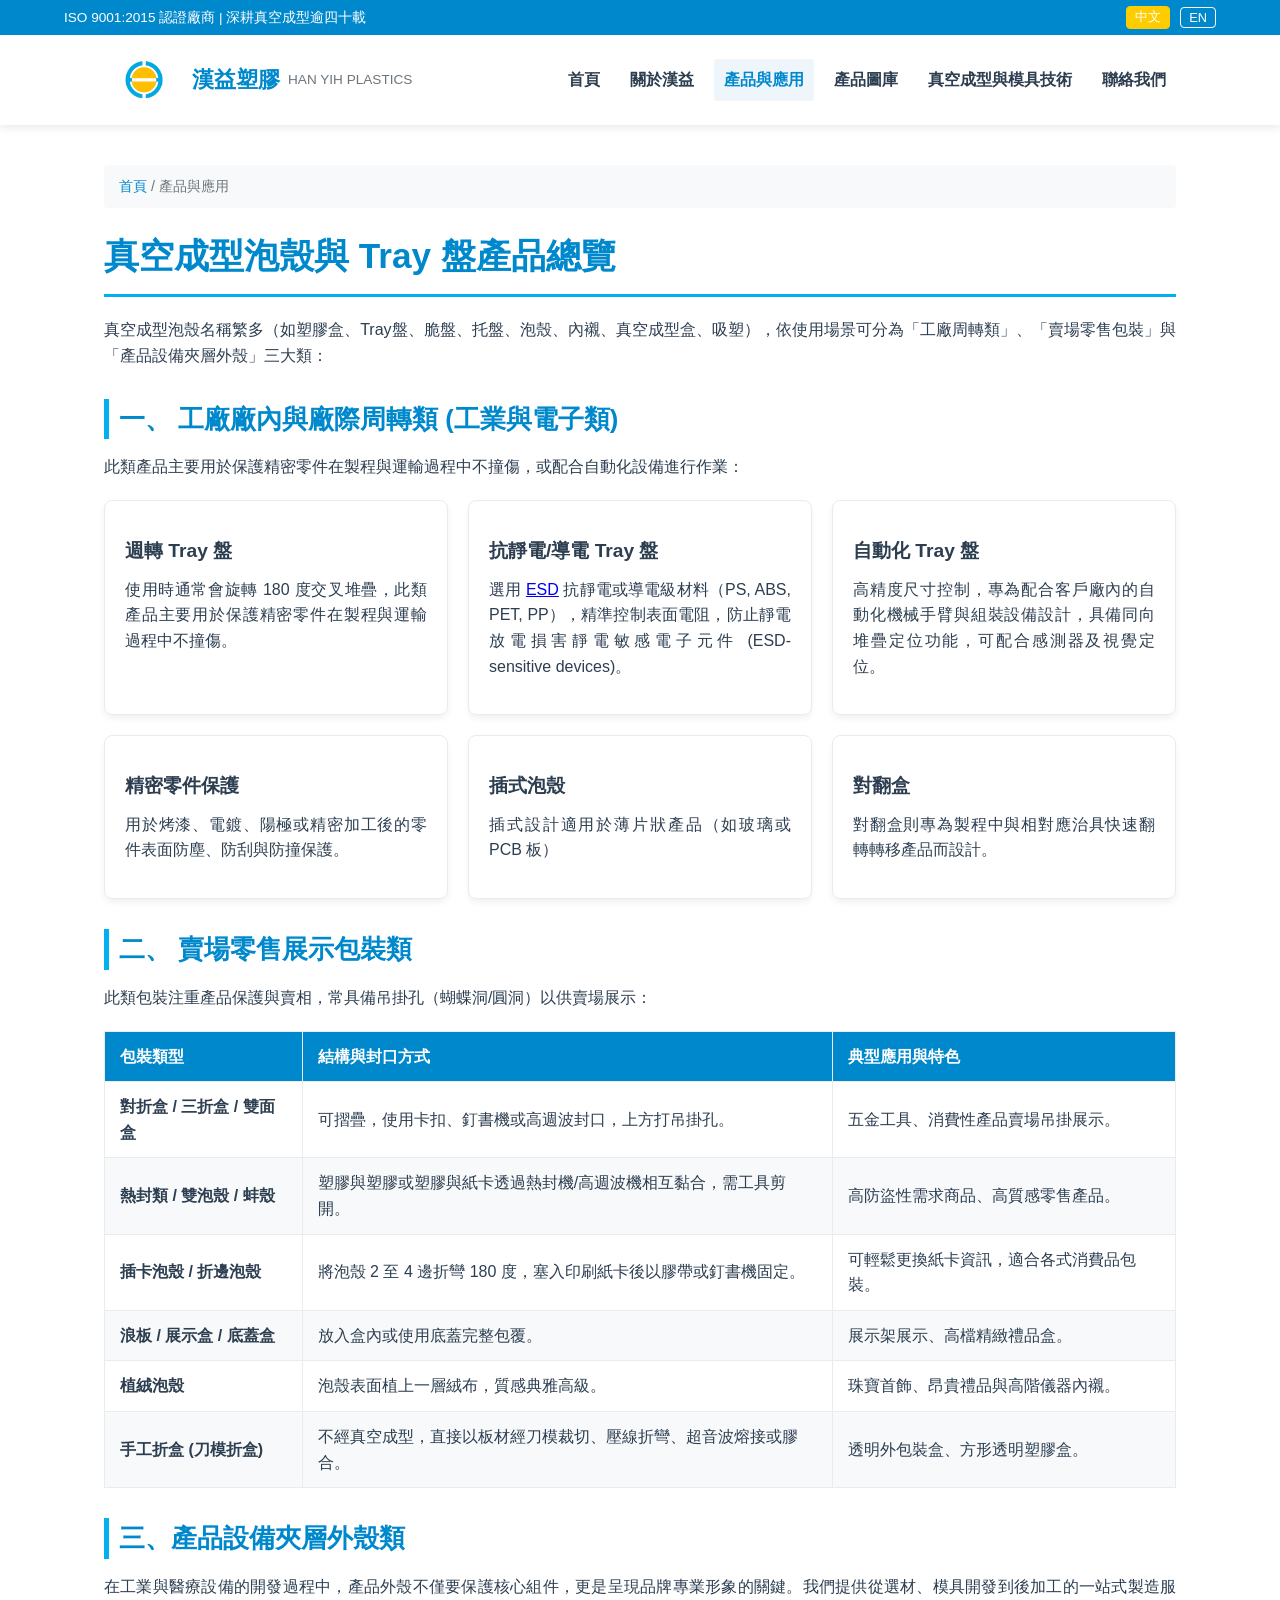
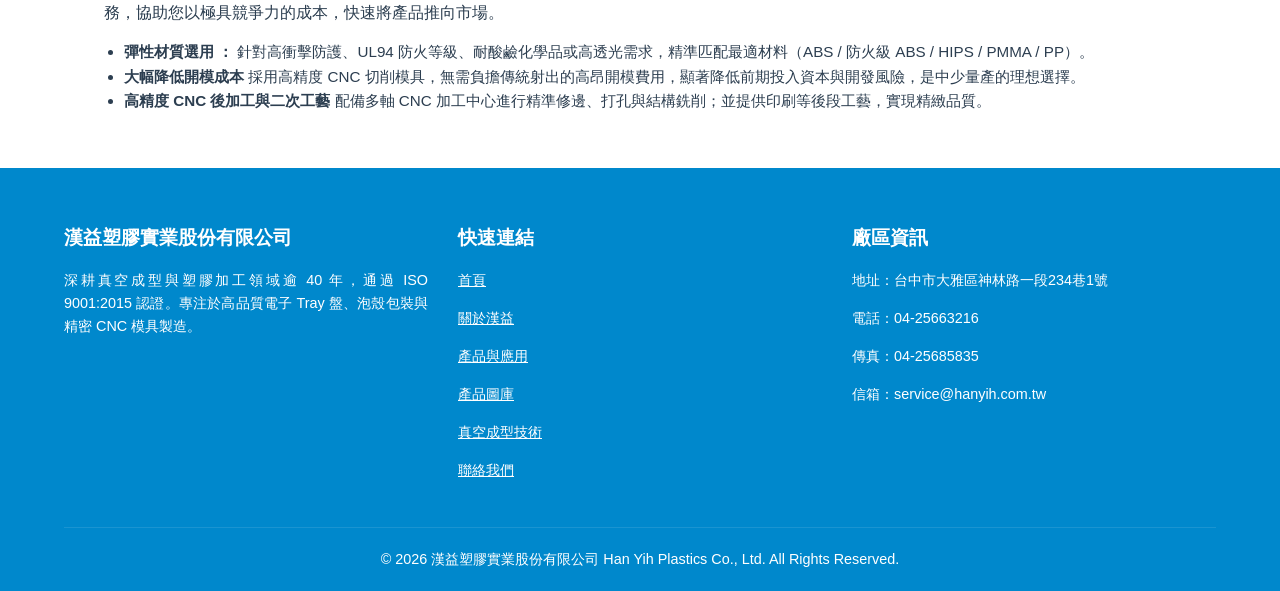
<file: products.html>
<!DOCTYPE html>
<html lang="zh-TW">
<head>
  <meta charset="UTF-8">
  <meta name="viewport" content="width=device-width, initial-scale=1.0">
  <meta name="robots" content="index, follow">
  <meta name="theme-color" content="#003366">

  <!-- SEO Meta Tags -->
  <title>產品與應用 | 漢益塑膠 - 抗靜電Tray盤與真空成型泡殼</title>
  <meta name="description" content="專業生產抗靜電與導電Tray盤、自動化Tray盤、五金工具泡殼、雙泡殼、植絨泡殼及各類塑膠包裝解決方案，滿足各產業需求。">
  <meta name="keywords" content="抗靜電Tray盤, 導電Tray, 自動化Tray盤, 雙泡殼, 植絨泡殼, 塑膠包裝, 漢益塑膠">
  <meta name="author" content="漢益塑膠實業股份有限公司">
  <link rel="canonical" href="https://hanyih.com.tw/products">

  <!-- Open Graph / Facebook / Social SEO -->
  <meta property="og:type" content="website">
  <meta property="og:title" content="產品與應用 | 漢益塑膠 - 抗靜電Tray盤與真空成型泡殼">
  <meta property="og:description" content="專業生產抗靜電與導電Tray盤、自動化Tray盤、五金工具泡殼、雙泡殼、植絨泡殼及各類塑膠包裝解決方案。">
  <meta property="og:url" content="https://hanyih.com.tw/products">
  <meta property="og:site_name" content="漢益塑膠實業股份有限公司">
  <meta property="og:image" content="https://hanyih.com.tw/Anti-Static PET Tray.jpg">

  <!-- Twitter Card SEO -->
  <meta name="twitter:card" content="summary_large_image">
  <meta name="twitter:title" content="產品與應用 | 漢益塑膠 - 抗靜電Tray盤與真空成型泡殼">
  <meta name="twitter:description" content="專業生產抗靜電與導電Tray盤、自動化Tray盤、五金工具泡殼、雙泡殼、植絨泡殼及各類塑膠包裝解決方案。">
  <meta name="twitter:image" content="https://hanyih.com.tw/Anti-Static PET Tray.jpg">
<script type="application/ld+json">
{
  "@context": "https://schema.org",
  "@graph": [
    {
      "@type": "ManufacturingBusiness",
      "@id": "https://hanyih.com.tw/#organization",
      "name": "漢益塑膠實業股份有限公司",
      "alternateName": "Han Yih Plastics Co., Ltd.",
      "url": "https://hanyih.com.tw/",
      "logo": "https://hanyih.com.tw/HY3.png",
      "image": "https://hanyih.com.tw/hanyih.jpg",
      "telephone": "+886-4-25663216",
      "faxNumber": "+886-4-25685835",
      "email": "service@hanyih.com.tw",
      "priceRange": "$$",
      "address": {
        "@type": "PostalAddress",
        "streetAddress": "神林路一段234巷1號",
        "addressLocality": "大雅區",
        "addressRegion": "台中市",
        "postalCode": "428",
        "addressCountry": "TW"
      },
      "geo": {
        "@type": "GeoCoordinates",
        "latitude": "24.236753589183078",
        "longitude": "120.65590158064201"
      },
      "openingHoursSpecification": {
        "@type": "OpeningHoursSpecification",
        "dayOfWeek": ["Monday", "Tuesday", "Wednesday", "Thursday", "Friday"],
        "opens": "08:00",
        "closes": "17:00"
      },
      "hasCredential": "ISO 9001:2015 品質管理系統認證"
    },
    {
      "@type": "WebSite",
      "@id": "https://hanyih.com.tw/#website",
      "url": "https://hanyih.com.tw/",
      "name": "漢益塑膠 | 專業真空成型、抗靜電Tray盤與精密模具廠",
      "publisher": { "@id": "https://hanyih.com.tw/#organization" }
    },
	{
	  "@type": "FAQPage",
	  "mainEntity": [
		{
		  "@type": "Question",
		  "name": "漢益塑膠提供哪些真空成型材質選用？",
		  "acceptedAnswer": {
			"@type": "Answer",
			"text": "我們提供 PET（高透明/抗靜電/導電）、PVC、PP（耐高溫可微波）、PS（電子抗靜電/導電 Tray 盤）及 ABS（高強度周轉盤）等多元材質。"
		  }
		},
		{
		  "@type": "Question",
		  "name": "電子零組件包裝如何防止靜電損害？",
		  "acceptedAnswer": {
			"@type": "Answer",
			"text": "我們採用專門的 ESD 抗靜電與導電級塑料（如 PP、PS、PET、ABS），精準控制表面電阻，有效防止靜電放電（ESD）損害敏感晶片與 IC 元件。"
		  }
		}
	  ]
	}
  ]
}
</script>
  <!-- CSS Styles -->
  <link rel="stylesheet" href="style.css">
</head>
<body class="lang-zh">
  <!-- Header / Navigation -->
  <header id="site-header"></header>

  <!-- Main Content Container -->
  <main>

    <!-- 3. 產品與應用 (Products) -->
    <section id="products" class="page-section active">
      <div class="breadcrumb">
        <a href="index.html"><span class="lang-zh">首頁</span><span class="lang-en">Home</span></a> / 
        <span class="lang-zh">產品與應用</span><span class="lang-en">Products & Applications</span>
      </div>
      <h1>
        <span class="lang-zh">真空成型泡殼與 Tray 盤產品總覽</span><span class="lang-en">Thermoformed Blisters & Trays Overview</span>
      </h1>
      <p>
        <span class="lang-zh">真空成型泡殼名稱繁多（如塑膠盒、Tray盤、脆盤、托盤、泡殼、內襯、真空成型盒、吸塑），依使用場景可分為「工廠周轉類」、「賣場零售包裝」與「產品設備夾層外殼」三大類：</span>
        <span class="lang-en">Thermoformed plastic packaging (trays, blisters, clamshells, inserts, Vacuum Forming, Thermoforming) is categorized into three main applications: Industrial Transport , In-Plant Trays and Retail Display Packaging and Product & Equipment Interlayer /Housings.</span>
      </p>

      <h2>
        <span class="lang-zh">一、 工廠廠內與廠際周轉類 (工業與電子類)</span><span class="lang-en">1. In-Plant & Inter-Factory Transport Trays (Industrial & Electronics)</span>
      </h2>
      <p>
        <span class="lang-zh">此類產品主要用於保護精密零件在製程與運輸過程中不撞傷，或配合自動化設備進行作業：</span>
        <span class="lang-en">Designed to protect delicate parts from damage during transport and seamlessly interface with automated assembly lines:</span>
      </p>
      <div class="grid-3">
        <div class="card">
          <h3>
            <span class="lang-zh">週轉 Tray 盤</span><span class="lang-en">Anti-Static (ESD) / Conductive Trays</span>
          </h3>
          <p>
            <span class="lang-zh">使用時通常會旋轉 180 度交叉堆疊，此類產品主要用於保護精密零件在製程與運輸過程中不撞傷。</span>
            <span class="lang-en">Features 180-degree stackable design.Designed to protect delicate parts from damage during transport.</span>
          </p>
        </div>
        <div class="card">
          <h3>
            <span class="lang-zh">抗靜電/導電 Tray 盤</span><span class="lang-en">Anti-Static (ESD) / Conductive Trays</span>
          </h3>
          <p>
            <span class="lang-zh">選用 <a href="https://zh.wikipedia.org/wiki/%E9%9D%9C%E9%9B%BB%E6%95%8F%E6%84%9F%E8%A8%AD%E5%82%99" target="_blank" rel="noopener noreferrer">ESD</a> 
			抗靜電或導電級材料（PS, ABS, PET, PP），精準控制表面電阻，防止靜電放電損害靜電敏感電子元件 (ESD-sensitive devices)。</span>
            <span class="lang-en">Made from anti-static or conductive PS, ABS, PET or PP materials. Controls surface resistivity to protect ESD-sensitive components.</span>
          </p>
        </div>
        <div class="card">
          <h3>
            <span class="lang-zh">自動化 Tray 盤</span><span class="lang-en">Automated Line Trays</span>
          </h3>
          <p>
            <span class="lang-zh">高精度尺寸控制，專為配合客戶廠內的自動化機械手臂與組裝設備設計，具備同向堆疊定位功能，可配合感測器及視覺定位。</span>
            <span class="lang-en">High-precision tray designed for accurate robotic positioning, sensor detection, and machine vision alignment.</span>
          </p>
        </div>
        <div class="card">
          <h3>
            <span class="lang-zh">精密零件保護</span><span class="lang-en">Protective Covers for Precision Parts</span>
          </h3>
          <p>
            <span class="lang-zh">用於烤漆、電鍍、陽極或精密加工後的零件表面防塵、防刮與防撞保護。</span>
            <span class="lang-en">Provides dustproof, scratch-resistant, and impact protection for painted, plated, or anodized parts.</span>
          </p>
        </div>
        <div class="card">
          <h3>
            <span class="lang-zh">插式泡殼</span><span class="lang-en">Slot-in Blisters</span>
          </h3>
          <p>
            <span class="lang-zh">插式設計適用於薄片狀產品（如玻璃或 PCB 板）</span>
            <span class="lang-en">Slot-in designs for thin substrate glass or PCBs.</span>
          </p>
        </div>
        <div class="card">
          <h3>
            <span class="lang-zh">對翻盒</span><span class="lang-en">Turnover Trays</span>
          </h3>
          <p>
            <span class="lang-zh">對翻盒則專為製程中與相對應治具快速翻轉轉移產品而設計。</span>
            <span class="lang-en">Turnover trays for quick flipping and transferring of workpieces.</span>
          </p>
        </div>
      </div>

      <h2>
        <span class="lang-zh">二、 賣場零售展示包裝類</span><span class="lang-en">2. Retail Display Packaging</span>
      </h2>
      <p>
        <span class="lang-zh">此類包裝注重產品保護與賣相，常具備吊掛孔（蝴蝶洞/圓洞）以供賣場展示：</span>
        <span class="lang-en">Enhances shelf presentation while ensuring security, featuring hang holes (sombrero / round punch) for displays:</span>
      </p>
      <div class="table-container">
        <table>
          <thead>
            <tr>
              <th><span class="lang-zh">包裝類型</span><span class="lang-en">Packaging Type</span></th>
              <th><span class="lang-zh">結構與封口方式</span><span class="lang-en">Structure & Sealing Method</span></th>
              <th><span class="lang-zh">典型應用與特色</span><span class="lang-en">Typical Applications & Features</span></th>
            </tr>
          </thead>
          <tbody>
            <tr>
              <td><b><span class="lang-zh">對折盒 / 三折盒 / 雙面盒</span><span class="lang-en">Clamshell / Tri-fold Packaging</span></b></td>
              <td><span class="lang-zh">可摺疊，使用卡扣、釘書機或高週波封口，上方打吊掛孔。</span><span class="lang-en">Foldable, button-latched, stapled, or high-frequency sealed with hang holes.</span></td>
              <td><span class="lang-zh">五金工具、消費性產品賣場吊掛展示。</span><span class="lang-en">Hardware, tools, and consumer products hanging display.</span></td>
            </tr>
            <tr>
              <td><b><span class="lang-zh">熱封類 / 雙泡殼 / 蚌殼</span><span class="lang-en">Heat-Seal / Double Blister</span></b></td>
              <td><span class="lang-zh">塑膠與塑膠或塑膠與紙卡透過熱封機/高週波機相互黏合，需工具剪開。</span><span class="lang-en">Plastic-to-plastic or plastic-to-card sealing via heat press or high-frequency.</span></td>
              <td><span class="lang-zh">高防盜性需求商品、高質感零售產品。</span><span class="lang-en">Anti-theft required goods, premium retail products.</span></td>
            </tr>
            <tr>
              <td><b><span class="lang-zh">插卡泡殼 / 折邊泡殼</span><span class="lang-en">Slide Card Blister / Folded-edge Blister</span></b></td>
              <td><span class="lang-zh">將泡殼 2 至 4 邊折彎 180 度，塞入印刷紙卡後以膠帶或釘書機固定。</span><span class="lang-en">2 to 4 edges folded 180 degrees to slide in printed backing cards.</span></td>
              <td><span class="lang-zh">可輕鬆更換紙卡資訊，適合各式消費品包裝。</span><span class="lang-en">Easy to switch card info; cost-effective consumer packaging.</span></td>
            </tr>
            <tr>
              <td><b><span class="lang-zh">浪板 / 展示盒 / 底蓋盒</span><span class="lang-en">Base & Lid Box / Display Inserts</span></b></td>
              <td><span class="lang-zh">放入盒內或使用底蓋完整包覆。</span><span class="lang-en">Inserts fitted inside outer boxes or covered by lid/base sets.</span></td>
              <td><span class="lang-zh">展示架展示、高檔精緻禮品盒。</span><span class="lang-en">Store displays, high-end gift box inserts.</span></td>
            </tr>
            <tr>
              <td><b><span class="lang-zh">植絨泡殼</span><span class="lang-en">Flocked Blister Tray</span></b></td>
              <td><span class="lang-zh">泡殼表面植上一層絨布，質感典雅高級。</span><span class="lang-en">Velvet-coated plastic surface providing an elegant texture.</span></td>
              <td><span class="lang-zh">珠寶首飾、昂貴禮品與高階儀器內襯。</span><span class="lang-en">Jewelry, luxury gift boxes, precision instrument linings.</span></td>
            </tr>
            <tr>
              <td><b><span class="lang-zh">手工折盒 (刀模折盒)</span><span class="lang-en">Clear Plastic Folding Box</span></b></td>
              <td><span class="lang-zh">不經真空成型，直接以板材經刀模裁切、壓線折彎、超音波熔接或膠合。</span><span class="lang-en">Die-cut and creased sheet folding, ultrasonic or glued assembly.</span></td>
              <td><span class="lang-zh">透明外包裝盒、方形透明塑膠盒。</span><span class="lang-en">Transparent gift boxes, square plastic folding boxes.</span></td>
            </tr>
          </tbody>
        </table>
      </div>
      <h2>
        <span class="lang-zh">三、產品設備夾層外殼類</span><span class="lang-en">3. Product & Equipment Interlayer /Housings</span>
      </h2>
		<p>
			<span class="lang-zh">
			  在工業與醫療設備的開發過程中，產品外殼不僅要保護核心組件，更是呈現品牌專業形象的關鍵。我們提供從選材、模具開發到後加工的一站式製造服務，協助您以極具競爭力的成本，快速將產品推向市場。
			</span>
			<span class="lang-en">
			  In industrial and medical device development, custom enclosures do more than protect internal components—they embody your brand's quality. 
        We provide one-stop manufacturing services from material selection and tooling to post-processing, helping you bring products to market quickly and cost-effectively.
			</span>
		  </p>
		  <ul style="padding-left: 20px; margin-bottom: 15px; font-size: 0.95rem; color: var(--text-dark);">
			<li>
			  <b><span class="lang-zh">彈性材質選用 ：</span><span class="lang-en">Flexible Material Options: </span></b>
			  <span class="lang-zh">針對高衝擊防護、UL94 防火等級、耐酸鹼化學品或高透光需求，精準匹配最適材料（ABS / 防火級 ABS / HIPS / PMMA / PP）。</span>
			  <span class="lang-en">Tailored material selection—including ABS, Flame-Retardant ABS, HIPS, PMMA, and PP—to meet specific needs for impact resistance, UL94 flame retardancy, chemical resistance, or optical clarity.</span>
			</li>
			<li>
			  <b><span class="lang-zh">大幅降低開模成本</span><span class="lang-en">Reduction in Tooling Costs: </span></b>
			  <span class="lang-zh">採用高精度 CNC 切削模具，無需負擔傳統射出的高昂開模費用，顯著降低前期投入資本與開發風險，是中少量產的理想選擇。</span>
			  <span class="lang-en">By using high-precision CNC Machined Tooling instead of expensive steel injection molds, we drastically reduce upfront capital expenditure and risk, making it ideal for low-to-medium volume production.</span>
			</li>
      <li>
			  <b><span class="lang-zh">高精度 CNC 後加工與二次工藝</span><span class="lang-en">High-Precision CNC Post-Machining & Finishing: </span></b>
			  <span class="lang-zh">配備多軸 CNC 加工中心進行精準修邊、打孔與結構銑削；並提供印刷等後段工藝，實現精緻品質。</span>
			  <span class="lang-en">Equipped with multi-axis CNC machining centers for precise trimming, routing, and hole-drilling. We offer custom surface treatments  to achieve an injection-molded look and feel.</span>
			</li>
		  </ul>
    </section>

  </main>
   <!-- Footer -->
	<div id="site-footer"></div>
<!-- 引入共用 JavaScript 檔案 -->
  <script src="script.js"></script>
</body>
</html>
</file>
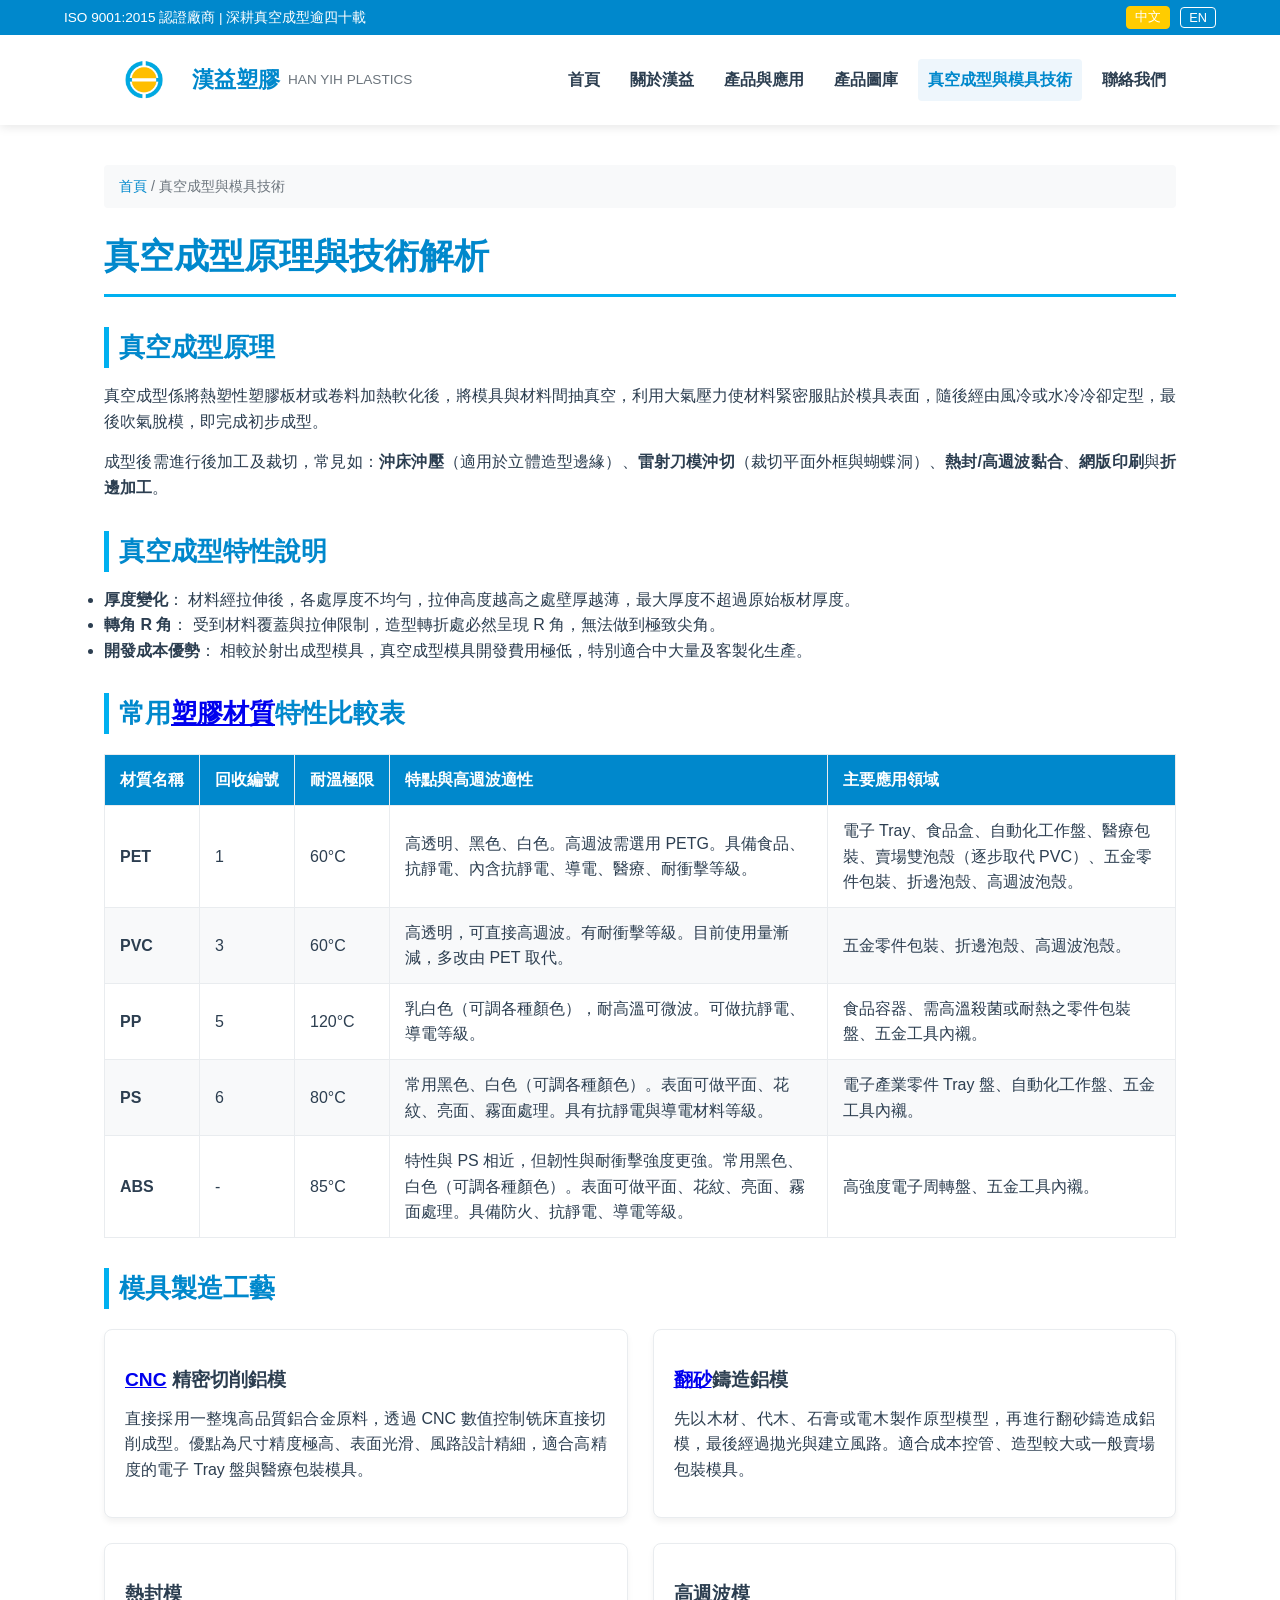
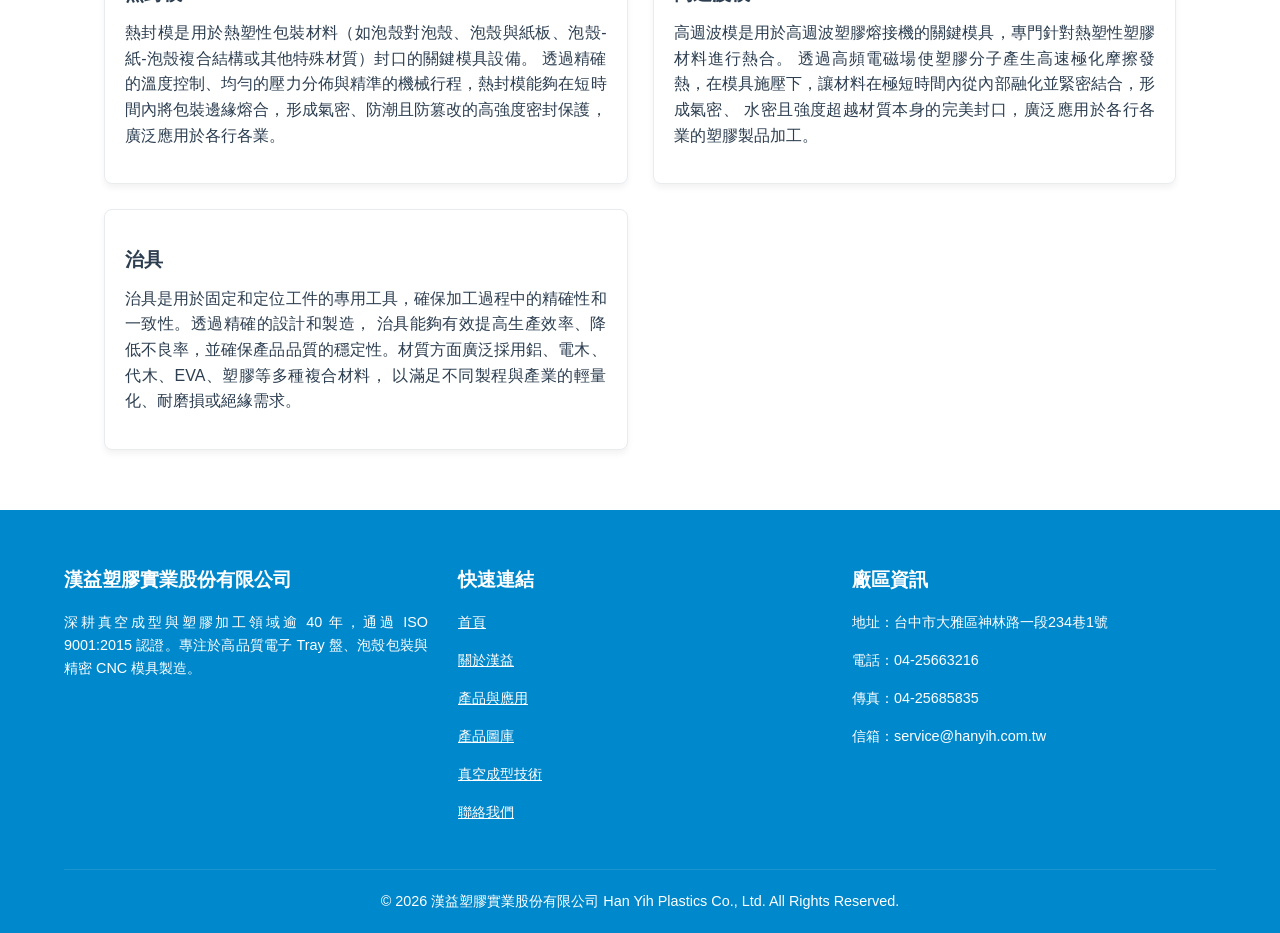
<file: technology.html>
<!DOCTYPE html>
<html lang="zh-TW">
<head>
  <meta charset="UTF-8">
  <meta name="viewport" content="width=device-width, initial-scale=1.0">
  <meta name="robots" content="index, follow">
  <meta name="theme-color" content="#003366">

  <!-- SEO Meta Tags -->
  <title>真空成型與模具技術 | 漢益塑膠 - 原理與材質比較表</title>
  <meta name="description" content="深入了解真空成型加工原理、PET/PVC/PP/PS/ABS材質特性比較，以及CNC精密鋁模與翻砂鑄造鋁模之製造工藝。">
  <meta name="keywords" content="真空成型原理, 材質比較, PET, PVC, PP, PS, ABS, CNC鋁模, 模具技術, 漢益塑膠">
  <meta name="author" content="漢益塑膠實業股份有限公司">
  <link rel="canonical" href="https://hanyih.com.tw/technology">

  <!-- Open Graph / Facebook / Social SEO -->
  <meta property="og:type" content="website">
  <meta property="og:title" content="真空成型與模具技術 | 漢益塑膠 - 原理與材質比較表">
  <meta property="og:description" content="深入了解真空成型加工原理、PET/PVC/PP/PS/ABS材質特性比較，以及CNC精密鋁模與翻砂鑄造鋁模之製造工藝。">
  <meta property="og:url" content="https://hanyih.com.tw/technology">
  <meta property="og:site_name" content="漢益塑膠實業股份有限公司">
  <meta property="og:image" content="https://hanyih.com.tw/CNC Aluminum Mold.jpg">

  <!-- Twitter Card SEO -->
  <meta name="twitter:card" content="summary_large_image">
  <meta name="twitter:title" content="真空成型與模具技術 | 漢益塑膠 - 原理與材質比較表">
  <meta name="twitter:description" content="深入了解真空成型加工原理、PET/PVC/PP/PS/ABS材質特性比較，以及CNC精密鋁模與翻砂鑄造鋁模之製造工藝。">
  <meta name="twitter:image" content="https://hanyih.com.tw/CNC Aluminum Mold.jpg">
<script type="application/ld+json">
{
  "@context": "https://schema.org",
  "@graph": [
    {
      "@type": "ManufacturingBusiness",
      "@id": "https://hanyih.com.tw/#organization",
      "name": "漢益塑膠實業股份有限公司",
      "alternateName": "Han Yih Plastics Co., Ltd.",
      "url": "https://hanyih.com.tw/",
      "logo": "https://hanyih.com.tw/HY3.png",
      "image": "https://hanyih.com.tw/hanyih.jpg",
      "telephone": "+886-4-25663216",
      "faxNumber": "+886-4-25685835",
      "email": "service@hanyih.com.tw",
      "priceRange": "$$",
      "address": {
        "@type": "PostalAddress",
        "streetAddress": "神林路一段234巷1號",
        "addressLocality": "大雅區",
        "addressRegion": "台中市",
        "postalCode": "428",
        "addressCountry": "TW"
      },
      "geo": {
        "@type": "GeoCoordinates",
        "latitude": "24.236753589183078",
        "longitude": "120.65590158064201"
      },
      "openingHoursSpecification": {
        "@type": "OpeningHoursSpecification",
        "dayOfWeek": ["Monday", "Tuesday", "Wednesday", "Thursday", "Friday"],
        "opens": "08:00",
        "closes": "17:00"
      },
      "hasCredential": "ISO 9001:2015 品質管理系統認證"
    },
    {
      "@type": "WebSite",
      "@id": "https://hanyih.com.tw/#website",
      "url": "https://hanyih.com.tw/",
      "name": "漢益塑膠 | 專業真空成型、抗靜電Tray盤與精密模具廠",
      "publisher": { "@id": "https://hanyih.com.tw/#organization" }
    },
	{
	  "@type": "FAQPage",
	  "mainEntity": [
		{
		  "@type": "Question",
		  "name": "CNC 精密鋁模與翻砂鑄造鋁模有什麼區別？",
		  "acceptedAnswer": {
			"@type": "Answer",
			"text": "CNC 鋁模是以整塊鋁合金直接切削，尺寸精度極高、風路精細，適合精密電子 Tray 盤；翻砂鑄造鋁模則是透過模具翻砂成型，成本較具優勢，適合一般賣場包裝。"
		  }
		},
		{
		  "@type": "Question",
		  "name": "真空成型的加工原理是什麼？",
		  "acceptedAnswer": {
			"@type": "Answer",
			"text": "真空成型係將熱塑性塑膠板材或卷料加熱軟化後，將模具與材料間抽真空，利用大氣壓力使材料緊密服貼於模具表面，隨後經由風冷或水冷冷卻定型，最後吹氣脫模，即完成初步成型。"
		  }
		}
	  ]
	}
  ]
}
</script>
  <!-- CSS Styles -->
  <link rel="stylesheet" href="style.css">
</head>
<body class="lang-zh">
  <!-- Header / Navigation -->
  <header id="site-header"></header>

  <!-- Main Content Container -->
  <main>


    <!-- 5. 真空成型與模具技術 (Technology & Molds) -->
    <section id="technology" class="page-section active">
      <div class="breadcrumb">
        <a href="index.html"><span class="lang-zh">首頁</span><span class="lang-en">Home</span></a> / 
        <span class="lang-zh">真空成型與模具技術</span><span class="lang-en">Technology & Molds</span>
      </div>
      <h1>
        <span class="lang-zh">真空成型原理與技術解析</span><span class="lang-en">Thermoforming Process & Mold Engineering</span>
      </h1>

      <h2>
        <span class="lang-zh">真空成型原理</span><span class="lang-en">Thermoforming Process Principle</span>
      </h2>
      <p>
        <span class="lang-zh">真空成型係將熱塑性塑膠板材或卷料加熱軟化後，將模具與材料間抽真空，利用大氣壓力使材料緊密服貼於模具表面，隨後經由風冷或水冷冷卻定型，最後吹氣脫模，即完成初步成型。</span>
        <span class="lang-en">Thermoforming involves heating a thermoplastic sheet until pliable
		, then drawing a vacuum between the sheet and the mold so atmospheric pressure forces the sheet onto the mold surface. Once cooled by air or water, air is blown to release the finished part.</span>
      </p>
      <p>
        <span class="lang-zh">成型後需進行後加工及裁切，常見如：<b>沖床沖壓</b>（適用於立體造型邊緣）、<b>雷射刀模沖切</b>（裁切平面外框與蝴蝶洞）、<b>熱封/高週波黏合</b>、<b>網版印刷</b>與<b>折邊加工</b>。</span>
        <span class="lang-en">Post-processing options include hydraulic press trimming, steel rule die cutting, heat/high-frequency sealing, silk-screen printing, and edge folding.</span>
      </p>

      <h2>
        <span class="lang-zh">真空成型特性說明</span><span class="lang-en">Technical Characteristics</span>
      </h2>
      <ul>
        <li>
          <b><span class="lang-zh">厚度變化</span><span class="lang-en">Thickness Variation</span></b>：
          <span class="lang-zh">材料經拉伸後，各處厚度不均勻，拉伸高度越高之處壁厚越薄，最大厚度不超過原始板材厚度。</span>
          <span class="lang-en">Sheet stretching causes non-uniform wall thickness; deeper draws result in thinner walls.</span>
        </li>
        <li>
          <b><span class="lang-zh">轉角 R 角</span><span class="lang-en">Corner Radius (R-Corner)</span></b>：
          <span class="lang-zh">受到材料覆蓋與拉伸限制，造型轉折處必然呈現 R 角，無法做到極致尖角。</span>
          <span class="lang-en">Material stretch constraints necessitate rounded corners rather than sharp 90-degree angles.</span>
        </li>
        <li>
          <b><span class="lang-zh">開發成本優勢</span><span class="lang-en">Cost-Effective Tooling</span></b>：
          <span class="lang-zh">相較於射出成型模具，真空成型模具開發費用極低，特別適合中大量及客製化生產。</span>
          <span class="lang-en">Tooling costs are significantly lower than injection molds, making it ideal for medium-to-large custom runs.</span>
        </li>
      </ul>

      <h2>
        <span class="lang-zh">常用<a href="https://zh.wikipedia.org/wiki/%E5%A1%91%E8%86%A0%E5%88%86%E9%A1%9E%E6%A8%99%E8%AA%8C" target="_blank" rel="noopener noreferrer">塑膠材質</a>特性比較表</span>
		<span class="lang-en">Plastic Material Comparison Table</span>
      </h2>
      <div class="table-container">
        <table>
          <thead>
            <tr>
              <th style="white-space: nowrap;"><span class="lang-zh">材質名稱</span><span class="lang-en">Material</span></th>
              <th style="white-space: nowrap;"><span class="lang-zh">回收編號</span><span class="lang-en">RIC Code</span></th>
              <th style="white-space: nowrap;"><span class="lang-zh">耐溫極限</span><span class="lang-en">Temp Limit</span></th>
              <th style="white-space: nowrap;"><span class="lang-zh">特點與高週波適性</span><span class="lang-en">Features & Sealing</span></th>
              <th style="white-space: nowrap;"><span class="lang-zh">主要應用領域</span><span class="lang-en">Primary Applications</span></th>
            </tr>
          </thead>
          <tbody>
            <tr>
              <td><b>PET</b></td>
              <td>1</td>
              <td>60°C</td>
              <td><span class="lang-zh">高透明、黑色、白色。高週波需選用 PETG。具備食品、抗靜電、內含抗靜電、導電、醫療、耐衝擊等級。</span>
			  <span class="lang-en">High transparency、 Black、 White. Food grade, ESD anti-static, conductive, medical ,Impact resistance grades available.</span></td>
              <td><span class="lang-zh">電子 Tray、食品盒、自動化工作盤、醫療包裝、賣場雙泡殼（逐步取代 PVC）、五金零件包裝、折邊泡殼、高週波泡殼。</span>
			  <span class="lang-en">Electronics trays, automated assembly trays, food boxes, medical packaging, clamshells, hardware packaging.</span></td>
            </tr>
            <tr>
              <td><b>PVC</b></td>
              <td>3</td>
              <td>60°C</td>
              <td><span class="lang-zh">高透明，可直接高週波。有耐衝擊等級。目前使用量漸減，多改由 PET 取代。</span><span class="lang-en">High clarity, excellent high-frequency sealing. Impact resistance grades available. Gradually replaced by PET.</span></td>
              <td><span class="lang-zh">五金零件包裝、折邊泡殼、高週波泡殼。</span><span class="lang-en">Hardware parts packaging, slide blisters, high-frequency sealed blisters.</span></td>
            </tr>
            <tr>
              <td><b>PP</b></td>
              <td>5</td>
              <td>120°C</td>
              <td><span class="lang-zh">乳白色（可調各種顏色），耐高溫可微波。可做抗靜電、導電等級。</span><span class="lang-en">Translucent/colored, microwaveable, high heat resistance. ESD options available.</span></td>
              <td><span class="lang-zh">食品容器、需高溫殺菌或耐熱之零件包裝盤、五金工具內襯。</span><span class="lang-en">Food containers, autoclavable medical trays, heat-resistant component trays, tool box inserts.</span></td>
            </tr>
            <tr>
              <td><b>PS</b></td>
              <td>6</td>
              <td>80°C</td>
              <td><span class="lang-zh">常用黑色、白色（可調各種顏色）。表面可做平面、花紋、亮面、霧面處理。具有抗靜電與導電材料等級。</span>
			  <span class="lang-en">Commonly black, White.Surface Finishes: Smooth, Textured, Glossy, Matte. Widely used for electronic ESD anti-static and conductive trays.</span></td>
              <td><span class="lang-zh">電子產業零件 Tray 盤、自動化工作盤、五金工具內襯。</span><span class="lang-en">Electronic component trays, automated assembly trays, tool box inserts.</span></td>
            </tr>
            <tr>
              <td><b>ABS</b></td>
              <td>-</td>
              <td>85°C</td>
              <td><span class="lang-zh">特性與 PS 相近，但韌性與耐衝擊強度更強。常用黑色、白色（可調各種顏色）。表面可做平面、花紋、亮面、霧面處理。具備防火、抗靜電、導電等級。</span>
			  <span class="lang-en">High impact resistance and toughness compared to PS.Commonly black, White.Surface Finishes: Smooth, Textured, Glossy, Matte. Flame-retardant , ESD anti-static, conductive grades available</span></td>
              <td><span class="lang-zh">高強度電子周轉盤、五金工具內襯。</span><span class="lang-en">Heavy-duty industrial transport trays, automotive parts carriers, tool box inserts.</span></td>
            </tr>
          </tbody>
        </table>
      </div>

      <h2>
        <span class="lang-zh">模具製造工藝</span><span class="lang-en">Mold Tooling Technologies</span>
      </h2>
      <div class="grid-2">
        <div class="card">
          <h3>
            <span class="lang-zh"><a href="https://zh.wikipedia.org/wiki/%E6%95%B0%E5%80%BC%E6%8E%A7%E5%88%B6" target="_blank" rel="noopener noreferrer">CNC</a> 精密切削鋁模</span><span class="lang-en">CNC Machined Aluminum Molds</span>
          </h3>
          <p>
            <span class="lang-zh">直接採用一整塊高品質鋁合金原料，透過 CNC 數值控制铣床直接切削成型。優點為尺寸精度極高、表面光滑、風路設計精細，適合高精度的電子 Tray 盤與醫療包裝模具。</span>
            <span class="lang-en">Directly carved from solid high-grade aluminum blocks via CNC milling. Provides superior dimensional accuracy, smooth surface finish, and optimized vacuum venting for precision electronics and medical trays.</span>
          </p>
        </div>
        <div class="card">
          <h3>
            <span class="lang-zh"><a href="https://zh.wikipedia.org/wiki/%E7%A0%82%E9%93%B8%E9%80%A0" target="_blank" rel="noopener noreferrer">翻砂</a>鑄造鋁模</span><span class="lang-en">Cast Aluminum Molds</span>
          </h3>
          <p>
            <span class="lang-zh">先以木材、代木、石膏或電木製作原型模型，再進行翻砂鑄造成鋁模，最後經過拋光與建立風路。適合成本控管、造型較大或一般賣場包裝模具。</span>
            <span class="lang-en">Created by sand casting aluminum from wood or tooling board patterns, followed by hand polishing and vent hole drilling. Cost-effective for large retail blisters.</span>
          </p>
        </div>
        <div class="card">
          <h3>
            <span class="lang-zh">熱封模</span><span class="lang-en">Heat-Sealed Molds</span>
          </h3>
          <p>
            <span class="lang-zh">熱封模是用於熱塑性包裝材料（如泡殼對泡殼、泡殼與紙板、泡殼-紙-泡殼複合結構或其他特殊材質）封口的關鍵模具設備。
              透過精確的溫度控制、均勻的壓力分佈與精準的機械行程，熱封模能夠在短時間內將包裝邊緣熔合，形成氣密、防潮且防篡改的高強度密封保護，
              廣泛應用於各行各業。</span>
            <span class="lang-en">A heat sealing mold is a critical tooling component utilized for sealing thermoplastic packaging materials, 
              including blister-to-blister, blister-to-card, blister-card-blister sandwiches, and other multi-material combinations.
               By combining precise temperature control, uniform pressure distribution, and accurate mechanical stroke, 
               the heat sealing mold fuses packaging edges within a short cycle time to create an airtight, moisture-proof,
                and tamper-evident high-strength seal, widely used across various industries.</span>
          </p>
        </div>
        <div class="card">
          <h3>
            <span class="lang-zh">高週波模</span><span class="lang-en">High-Frequency Molds</span>
          </h3>
          <p>
            <span class="lang-zh">高週波模是用於高週波塑膠熔接機的關鍵模具，專門針對熱塑性塑膠材料進行熱合。
              透過高頻電磁場使塑膠分子產生高速極化摩擦發熱，在模具施壓下，讓材料在極短時間內從內部融化並緊密結合，形成氣密、
              水密且強度超越材質本身的完美封口，廣泛應用於各行各業的塑膠製品加工。</span>
            <span class="lang-en"> A high-frequency mold is a critical tooling component utilized in high-frequency plastic welding machines specifically designed for the thermal fusion of thermoplastic materials. 
              By applying a high-frequency electromagnetic field to induce rapid polar friction among plastic molecules, 
              the material melts internally and bonds tightly under precise mold pressure within a fraction of a second, 
              creating an airtight, waterproof, and exceptionally strong seal that exceeds the material's original strength, 
              widely applied across various plastic processing industries.</span>
          </p>
        </div>
        <div class="card">
          <h3>
            <span class="lang-zh">治具</span><span class="lang-en">Jigs and Fixtures</span>
          </h3>
          <p>
            <span class="lang-zh">治具是用於固定和定位工件的專用工具，確保加工過程中的精確性和一致性。透過精確的設計和製造，
              治具能夠有效提高生產效率、降低不良率，並確保產品品質的穩定性。材質方面廣泛採用鋁、電木、代木、EVA、塑膠等多種複合材料，
              以滿足不同製程與產業的輕量化、耐磨損或絕緣需求。</span>
            <span class="lang-en">A jig/fixture is a specialized tooling device used to secure and position workpieces, 
              ensuring precision and consistency throughout the manufacturing process. 
              Through meticulous design and fabrication, fixtures effectively boost production efficiency, reduce defect rates, 
              and guarantee stable product quality. A wide range of composite materials—such as aluminum, Bakelite, 
              tooling board (代木), EVA, and various engineering plastics—are utilized to meet specific lightweight, 
              wear-resistant, or insulation requirements across different manufacturing processes and industries.</span>
          </p>
        </div>
      </div>
    </section>


  </main>
   <!-- Footer -->
	<div id="site-footer"></div>
<!-- 引入共用 JavaScript 檔案 -->
  <script src="script.js"></script>
</body>
</html>
</file>
<file: style.css>
:root {
	  --primary: #0088cc;      /* 網頁主色：對應 Logo 藍色 */
	  --primary-dark: #0088cc; /* 深度主色：用於深色區塊與滑鼠懸停 */
	  --secondary: #00b0f0;    /* 次要色：對應 Logo 外環的青藍色 */
	  --accent: #ffcc00;       /* 強調與按鈕色：對應 Logo 內圓的金黃色 */
	  --bg-light: #f8f9fa;
	  --text-dark: #2c3e50;
	  --text-muted: #6c757d;
	  --border-color: #e9ecef;
	}

    * { box-sizing: border-box; margin: 0; padding: 0; }
    body { font-family: -apple-system, BlinkMacSystemFont, "Segoe UI", Roboto, "Helvetica Neue", Arial, "Microsoft JhengHei", sans-serif; color: var(--text-dark); line-height: 1.6; background-color: #fff; }
    
    /* ------------------------------------------------------------- */
    /* 多語系切換控制 CSS (多語系隱藏/顯示邏輯)                         */
    /* ------------------------------------------------------------- */
    body.lang-zh .lang-en { display: none !important; }
    body.lang-en .lang-zh { display: none !important; }

    .lang-switch-btn {
      background: transparent;
      border: 1px solid #ffffff;
      color: #ffffff;
      padding: 2px 8px;
      border-radius: 4px;
      cursor: pointer;
      font-size: 0.8rem;
      margin-left: 10px;
      transition: all 0.3s ease;
    }
    .lang-switch-btn:hover, .lang-switch-btn.active {
      background: var(--accent);
      border-color: var(--accent);
      color: #ffffff;
    }

    /* Header & Navigation */
    header { background-color: #fff; box-shadow: 0 2px 10px rgba(0,0,0,0.1); position: sticky; top: 0; z-index: 1000; }
    .top-bar { background-color: var(--primary-dark); color: #fff; padding: 6px 5%; font-size: 0.85rem; }
    .top-bar a { color: #fff; text-decoration: none; margin-left: 15px; }
    .top-bar-right { display: flex; align-items: center; }
	.top-bar-content { max-width: 1200px;  margin: 0 auto;  display: flex;  justify-content: space-between;  align-items: center;  width: 100%;}
    nav { display: flex; justify-content: space-between; align-items: center; padding: 15px 5%; max-width: 1200px; margin: 0 auto; }
    .logo { font-size: 1.4rem; font-weight: bold; color: var(--primary); text-decoration: none; display: flex; align-items: center; gap: 8px; white-space: nowrap;flex-shrink: 0;}
    .logo span { font-size: 0.85rem; color: var(--text-muted); font-weight: normal; white-space: nowrap;}
    .nav-links { display: flex; list-style: none; gap: 10px; flex-wrap: nowrap;}
    .nav-links a { text-decoration: none; color: var(--text-dark); font-weight: 600; padding: 8px 10px; border-radius: 4px; transition: all 0.3s; cursor: pointer; white-space: nowrap;display: inline-block;}
    .nav-links a:hover, .nav-links a.active { color: var(--primary); background-color: #eef6fc; }

    /* Main Container */
    main { min-height: 80vh; }
    .page-section { display: none; padding: 40px 5%; max-width: 1200px; margin: 0 auto; }
    .page-section.active { display: block; animation: fadeIn 0.4s ease-in-out; }
    @keyframes fadeIn { from { opacity: 0; transform: translateY(10px); } to { opacity: 1; transform: translateY(0); } }

    /* SEO Breadcrumbs */
    .breadcrumb { font-size: 0.9rem; color: var(--text-muted); margin-bottom: 20px; background: var(--bg-light); padding: 10px 15px; border-radius: 4px; }
    .breadcrumb a { color: var(--primary); text-decoration: none; }

    /* Typography */
    h1 { font-size: 2.2rem; color: var(--primary); margin-bottom: 20px; border-bottom: 3px solid var(--secondary); padding-bottom: 10px; }
    h2 { font-size: 1.6rem; color: var(--primary-dark); margin: 30px 0 15px; border-left: 5px solid var(--secondary); padding-left: 10px; }
    h3 { font-size: 1.2rem; color: var(--text-dark); margin: 15px 0 10px; }
    p { margin-bottom: 15px; text-align: justify; }

    /* Feature Cards & Grid */
    .grid-3 { display: grid; grid-template-columns: repeat(auto-fit, minmax(300px, 1fr)); gap: 20px; margin: 20px 0; }
    .grid-2 { display: grid; grid-template-columns: repeat(auto-fit, minmax(450px, 1fr)); gap: 25px; margin: 20px 0; }
    .card { background: #fff; border: 1px solid var(--border-color); border-radius: 8px; padding: 20px; box-shadow: 0 4px 6px rgba(0,0,0,0.05); transition: transform 0.3s; }
    .card:hover { transform: translateY(-5px); box-shadow: 0 8px 15px rgba(0,0,0,0.1); }
    .card-badge { display: inline-block; background: var(--secondary); color: #fff; font-size: 0.8rem; padding: 3px 8px; border-radius: 3px; margin-bottom: 10px; }

    /* Tables for Materials & Comparisons */
    .table-container { overflow-x: auto; margin: 20px 0; }
    table { width: 100%; border-collapse: collapse; background: #fff; }
    th, td { border: 1px solid var(--border-color); padding: 12px 15px; text-align: left; }
    th { background-color: var(--primary); color: #fff; font-weight: 600; }
    tr:nth-child(even) { background-color: var(--bg-light); }

    /* Timeline */
    .timeline { position: relative; padding-left: 30px; margin: 20px 0; border-left: 3px solid var(--secondary); }
    .timeline-item { margin-bottom: 20px; position: relative; }
    .timeline-item::before { content: ''; position: absolute; left: -36px; top: 5px; width: 12px; height: 12px; border-radius: 50%; background: var(--primary); border: 2px solid #fff; }
    .timeline-year { font-weight: bold; color: var(--accent); font-size: 1.1rem; }

    /* CTA Section */
    .cta-box { background: linear-gradient(135deg, var(--primary), var(--primary-dark)); color: #fff; padding: 30px; border-radius: 8px; text-align: center; margin: 30px 0; }
    .btn { display: inline-block; background: var(--accent); color: #fff; padding: 12px 25px; text-decoration: none; border-radius: 5px; font-weight: bold; transition: background 0.3s; margin-top: 15px; border: none; cursor: pointer; }
    .btn:hover { background: #e05e00; }

    /* 產品圖庫 (Gallery) 專用 CSS 樣式 */
    .filter-container { display: flex; flex-wrap: wrap; gap: 10px; margin-bottom: 25px; justify-content: flex-start; }
    .filter-btn { background: var(--bg-light); color: var(--text-dark); border: 1px solid var(--border-color); padding: 8px 18px; border-radius: 20px; cursor: pointer; font-weight: 600; transition: all 0.3s; }
    .filter-btn:hover, .filter-btn.active { background: var(--primary); color: #fff; border-color: var(--primary); }

    .gallery-grid { display: grid; grid-template-columns: repeat(auto-fill, minmax(260px, 1fr)); gap: 20px; margin-top: 20px; }
    .gallery-card { background: #fff; border: 1px solid var(--border-color); border-radius: 8px; overflow: hidden; box-shadow: 0 4px 6px rgba(0,0,0,0.05); transition: transform 0.3s, box-shadow 0.3s; display: flex; flex-direction: column; }
    .gallery-card:hover { transform: translateY(-5px); box-shadow: 0 8px 15px rgba(0,0,0,0.12); }
    
    .gallery-card a { text-decoration: none; color: inherit; display: flex; flex-direction: column; height: 100%; }
    
    .gallery-img-wrapper { width: 100%; aspect-ratio: 4 / 3; background-color: transparent; overflow: hidden; position: relative; display: flex; align-items: center; justify-content: center; }
    .gallery-img-wrapper img { width: 100%; height: 100%; object-fit: contain; max-width: 100%;transition: transform 0.4s ease; }
    .gallery-card:hover .gallery-img-wrapper img { transform: scale(1.06); }
    
    .gallery-info { padding: 15px; display: flex; flex-direction: column; flex-grow: 1; }
    .gallery-category-tag { font-size: 0.75rem; color: var(--secondary); font-weight: bold; text-transform: uppercase; margin-bottom: 5px; }
    .gallery-title { font-size: 1.05rem; color: var(--primary-dark); font-weight: 600; margin-bottom: 5px; }
    .gallery-desc { font-size: 0.85rem; color: var(--text-muted); line-height: 1.4; margin-bottom: 0; }

    /* 地圖區塊樣式 */
    .map-container { margin-top: 20px; border-radius: 8px; overflow: hidden; box-shadow: 0 4px 6px rgba(0,0,0,0.05); }
    .map-container iframe { width: 100%; display: block; }

    /* Footer */
    footer { background-color: var(--primary-dark); color: #fff; padding: 40px 5% 20px; font-size: 0.9rem; }
    .footer-content { max-width: 1200px; margin: 0 auto; display: grid; grid-template-columns: repeat(auto-fit, minmax(250px, 1fr)); gap: 30px; }
    .footer-bottom { text-align: center; margin-top: 30px; padding-top: 20px; border-top: 1px solid rgba(255,255,255,0.1); color: #aaa; }


	@media (max-width: 768px) {
		/* 改為控制內部容器，讓手機版時上下排列並置中 */
		.top-bar-content { 
		  flex-direction: column; 
		  gap: 5px; 
		  text-align: center; 
		}
		.top-bar-right {
		  justify-content: center;
		}
		
		.nav-links { flex-direction: column; gap: 10px; width: 100%; text-align: center; display: none; }
		.nav-links.show { display: flex; padding-top: 15px; }
		.grid-2 { grid-template-columns: 1fr; }
		.gallery-grid { grid-template-columns: repeat(auto-fill, minmax(180px, 1fr)); gap: 12px; }
	  }
</file>
